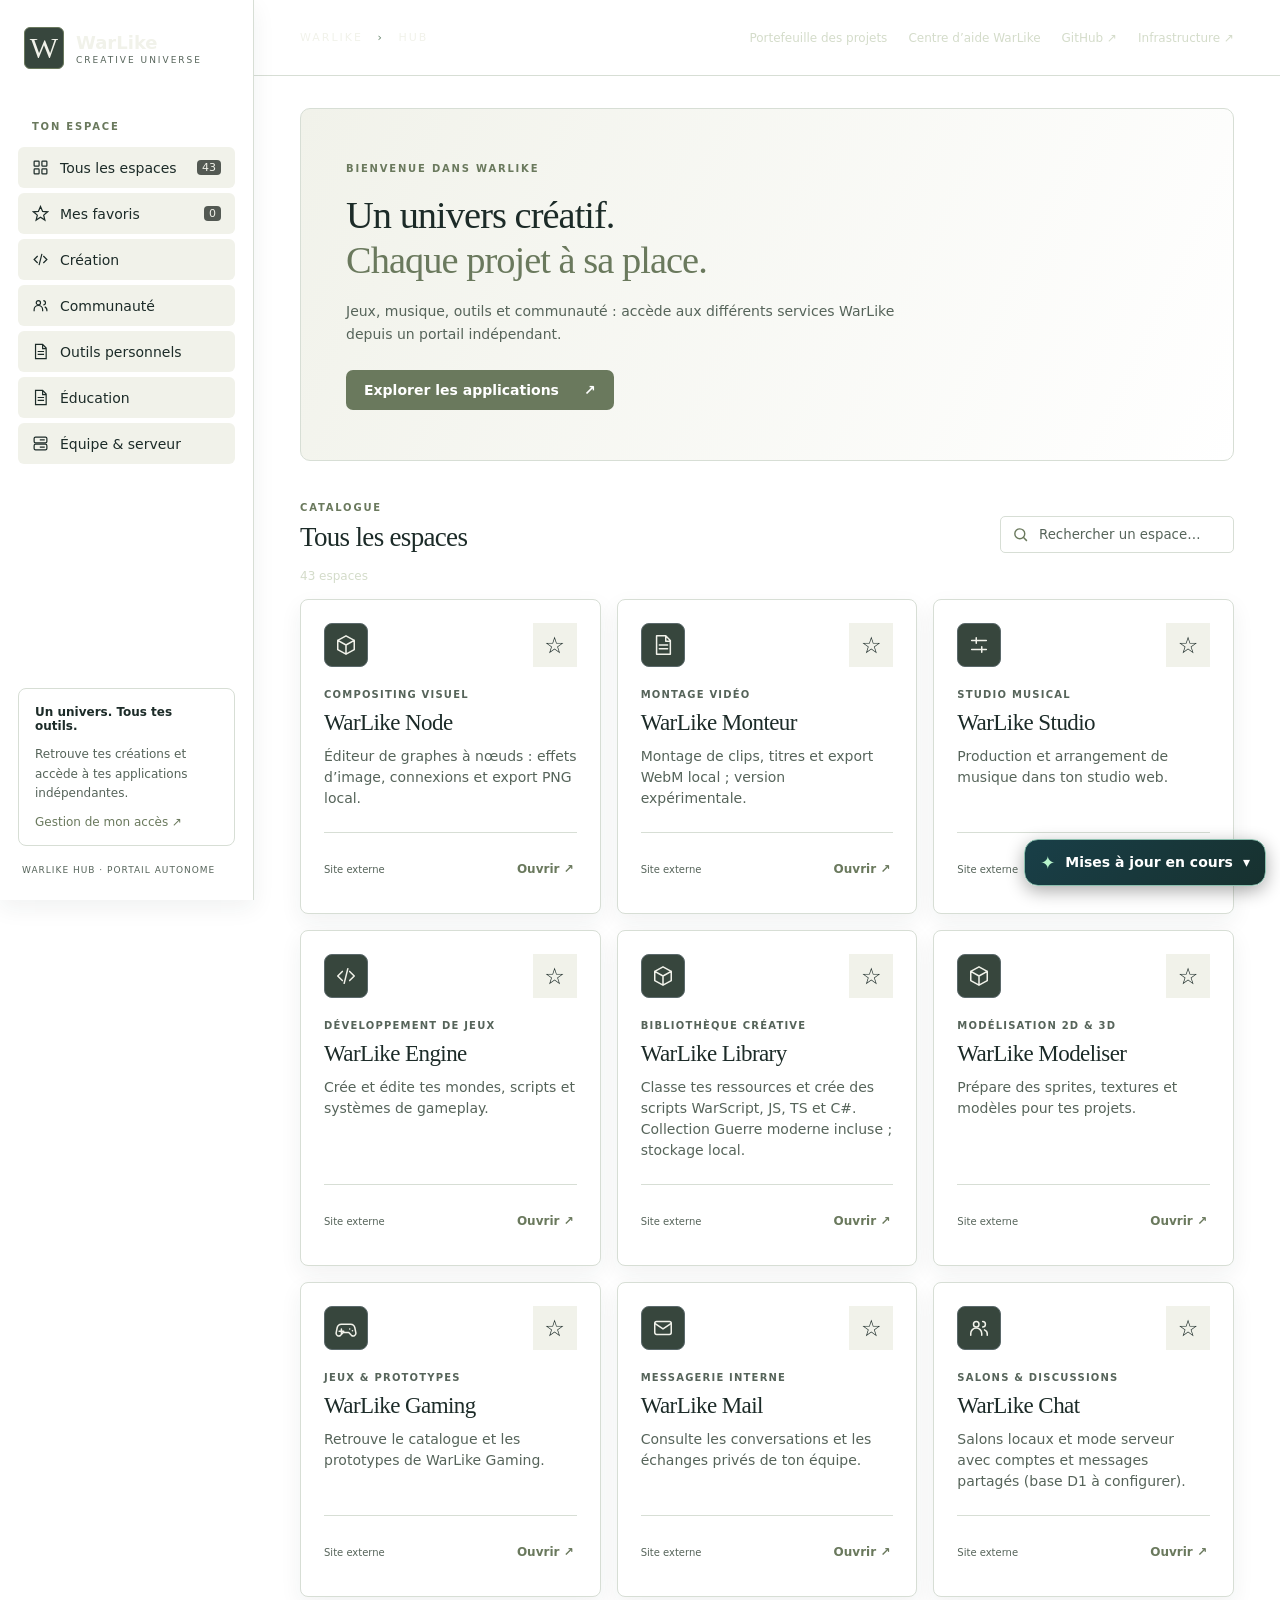
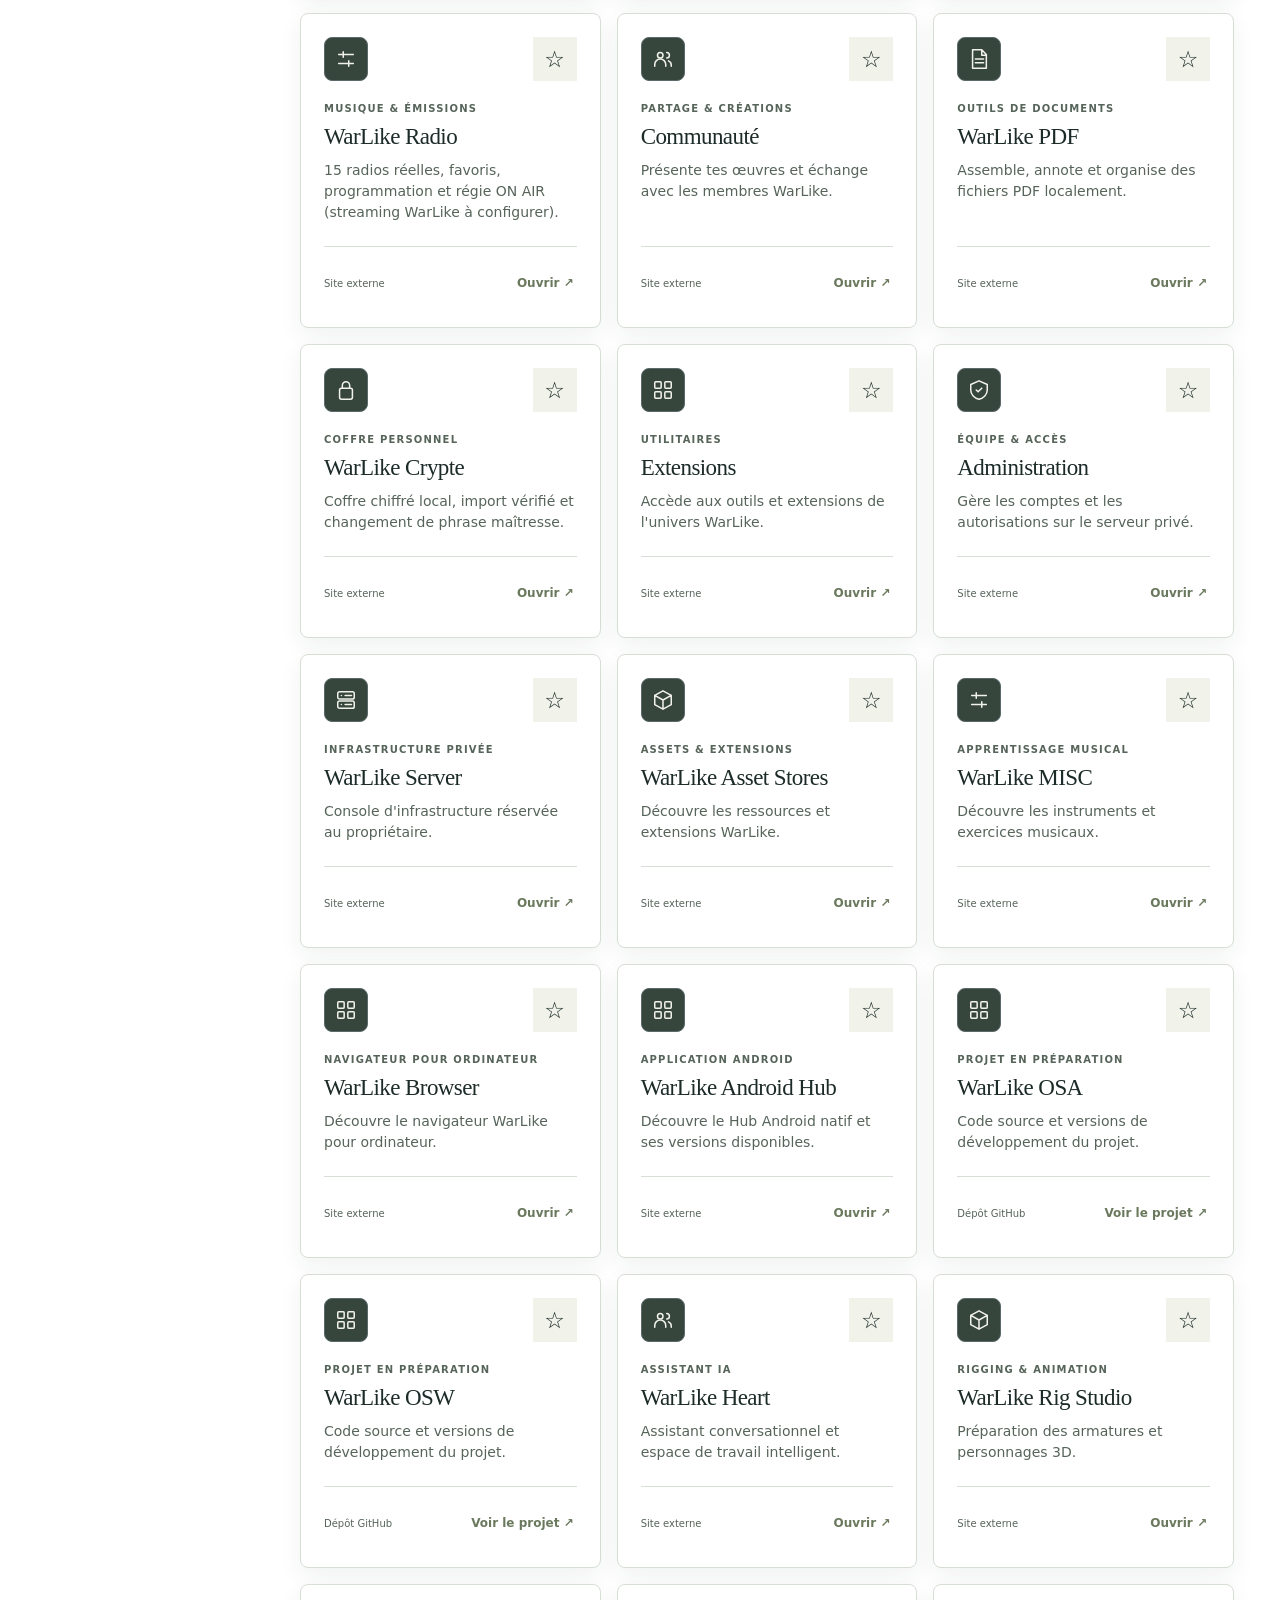
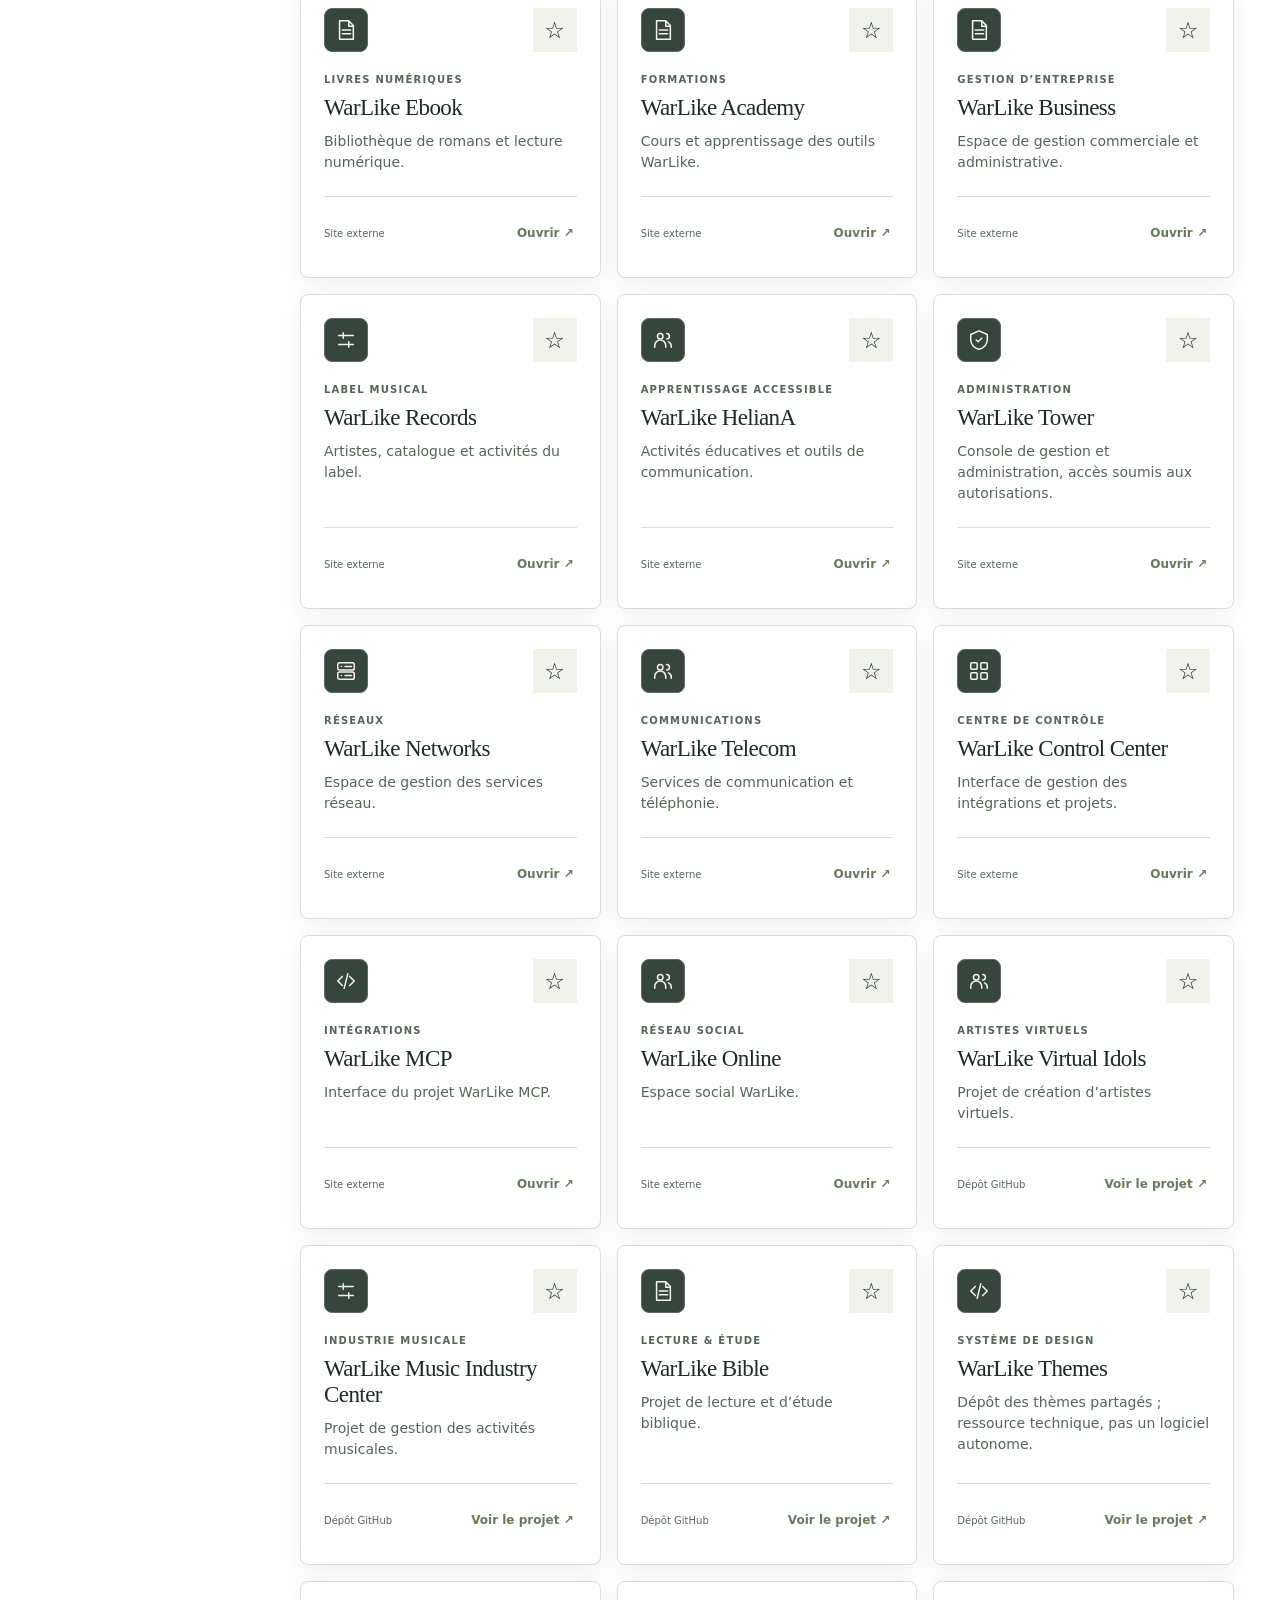
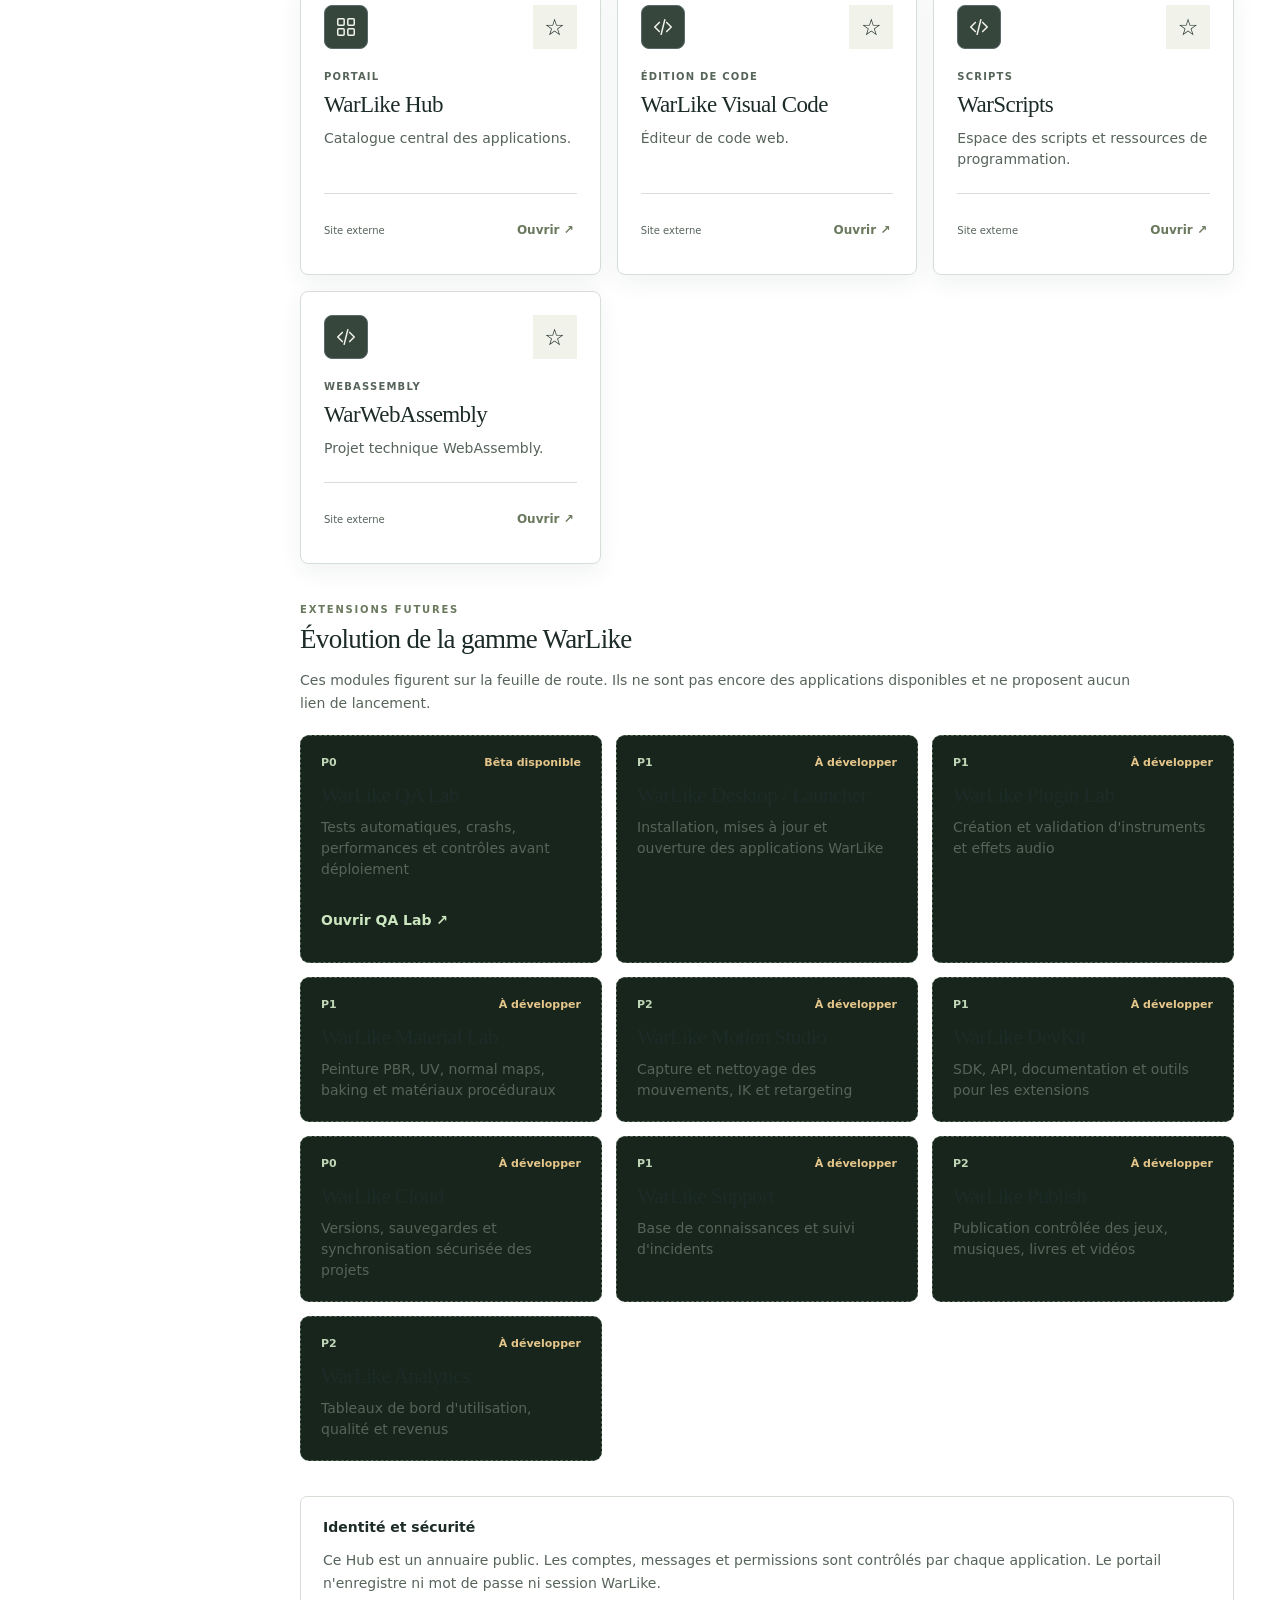
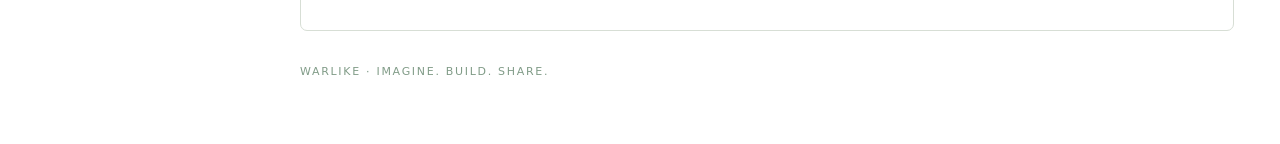
<file: index.html>
<!doctype html><html data-warlike-app="warlike-hub" lang="fr"><head><meta charset="utf-8"><meta name="viewport" content="width=device-width,initial-scale=1"><meta name="theme-color" content="#111b18"><title>WarLike Hub — Creative Universe</title><link rel="stylesheet" href="./style.css"><link rel="stylesheet" href="./design-system/warlike-palette.css"><link rel="stylesheet" href="./design-system/hub-theme.css">
<link rel="stylesheet" href="./design-system/warlike-foundation.css?v=1.1">
<link rel="stylesheet" href="./design-system/warlike-shell.css?v=1.1">
<link rel="stylesheet" href="./design-system/warlike-clean.css?v=1">
<link rel="stylesheet" href="./warlike-update-status.css"></head><body><details class="warlike-update-notice"><summary>Mises à jour en cours</summary><p>WarLike évolue : améliorations et nouvelles fonctionnalités. Vous pouvez continuer à utiliser cette application normalement.</p></details><div class="mobileHeader"><button id="menuToggle" class="menuToggle" type="button" aria-controls="sidebar" aria-expanded="false" aria-label="Ouvrir le menu"><span aria-hidden="true">☰</span><span>Menu</span></button><a href="./" class="mobileBrand" aria-label="WarLike Hub accueil">WARLIKE <span>HUB</span></a><a class="mobileExplore" href="#applications">Applications</a></div><div id="menuBackdrop" class="menuBackdrop" hidden></div><div class="layout"><aside class="side" id="sidebar"><a class="brand" href="./" aria-label="WarLike Hub accueil"><span class="mark">W</span><span><strong>WarLike</strong><small>CREATIVE UNIVERSE</small></span></a><div class="sideLabel">TON ESPACE</div><button class="sideClose" id="menuClose" type="button" aria-label="Fermer le menu">✕ Fermer</button><nav id="nav" class="nav" aria-label="Dossiers"></nav><div class="sideNote"><strong>Un univers. Tous tes outils.</strong><p>Retrouve tes créations et accède à tes applications indépendantes.</p><a href="https://warlike-server.pages.dev/connexion" target="_blank" rel="noopener noreferrer">Gestion de mon accès ↗</a></div><p class="footSide">WARLIKE HUB · PORTAIL AUTONOME</p></aside><main class="content"><header class="topbar"><div class="crumb">WARLIKE <span>›</span> HUB</div><div class="toplinks"><a href="./portefeuille.html">Portefeuille des projets</a><a href="./guide.html">Centre d’aide WarLike</a><a href="https://github.com/Motherlode94/WarLike-Hub" target="_blank" rel="noopener noreferrer">GitHub ↗</a><a href="https://warlike-server.pages.dev/serveur" target="_blank" rel="noopener noreferrer" title="Infrastructure réservée au propriétaire">Infrastructure ↗</a></div></header><div class="inner"><section class="hero"><span class="eyebrow">BIENVENUE DANS WARLIKE</span><h1>Un univers créatif.<br><em>Chaque projet à sa place.</em></h1><p>Jeux, musique, outils et communauté : accède aux différents services WarLike depuis un portail indépendant.</p><a class="primary" href="#applications">Explorer les applications <span aria-hidden="true">↗</span></a></section><section id="applications" class="directory"><div class="directoryHeading"><div><span class="eyebrow">CATALOGUE</span><h2 id="sectionTitle">Tous les espaces</h2></div><label class="search"><span class="sr">Rechercher un service</span><svg viewBox="0 0 24 24" aria-hidden="true"><circle cx="11" cy="11" r="7"/><path d="m16 16 5 5"/></svg><input id="search" type="search" placeholder="Rechercher un espace…"></label></div><div id="info" class="info"></div><div id="cards" class="cards"></div><div id="empty" class="empty" hidden>Aucune application ne correspond à ta recherche.</div></section><section id="warlike-roadmap" class="roadmap" aria-labelledby="roadmapTitle"><div class="directoryHeading"><div><span class="eyebrow">EXTENSIONS FUTURES</span><h2 id="roadmapTitle">Évolution de la gamme WarLike</h2></div></div><p class="roadmapIntro">Ces modules figurent sur la feuille de route. Ils ne sont pas encore des applications disponibles et ne proposent aucun lien de lancement.</p><div class="roadmapCards" data-roadmap-list></div></section><section class="notice"><strong>Identité et sécurité</strong><p>Ce Hub est un annuaire public. Les comptes, messages et permissions sont contrôlés par chaque application. Le portail n'enregistre ni mot de passe ni session WarLike.</p></section><footer>WARLIKE · IMAGINE. BUILD. SHARE.</footer></div></main></div><script type="module" src="./app.js"></script><script type="module" src="./roadmap.js"></script></body></html>
</file>
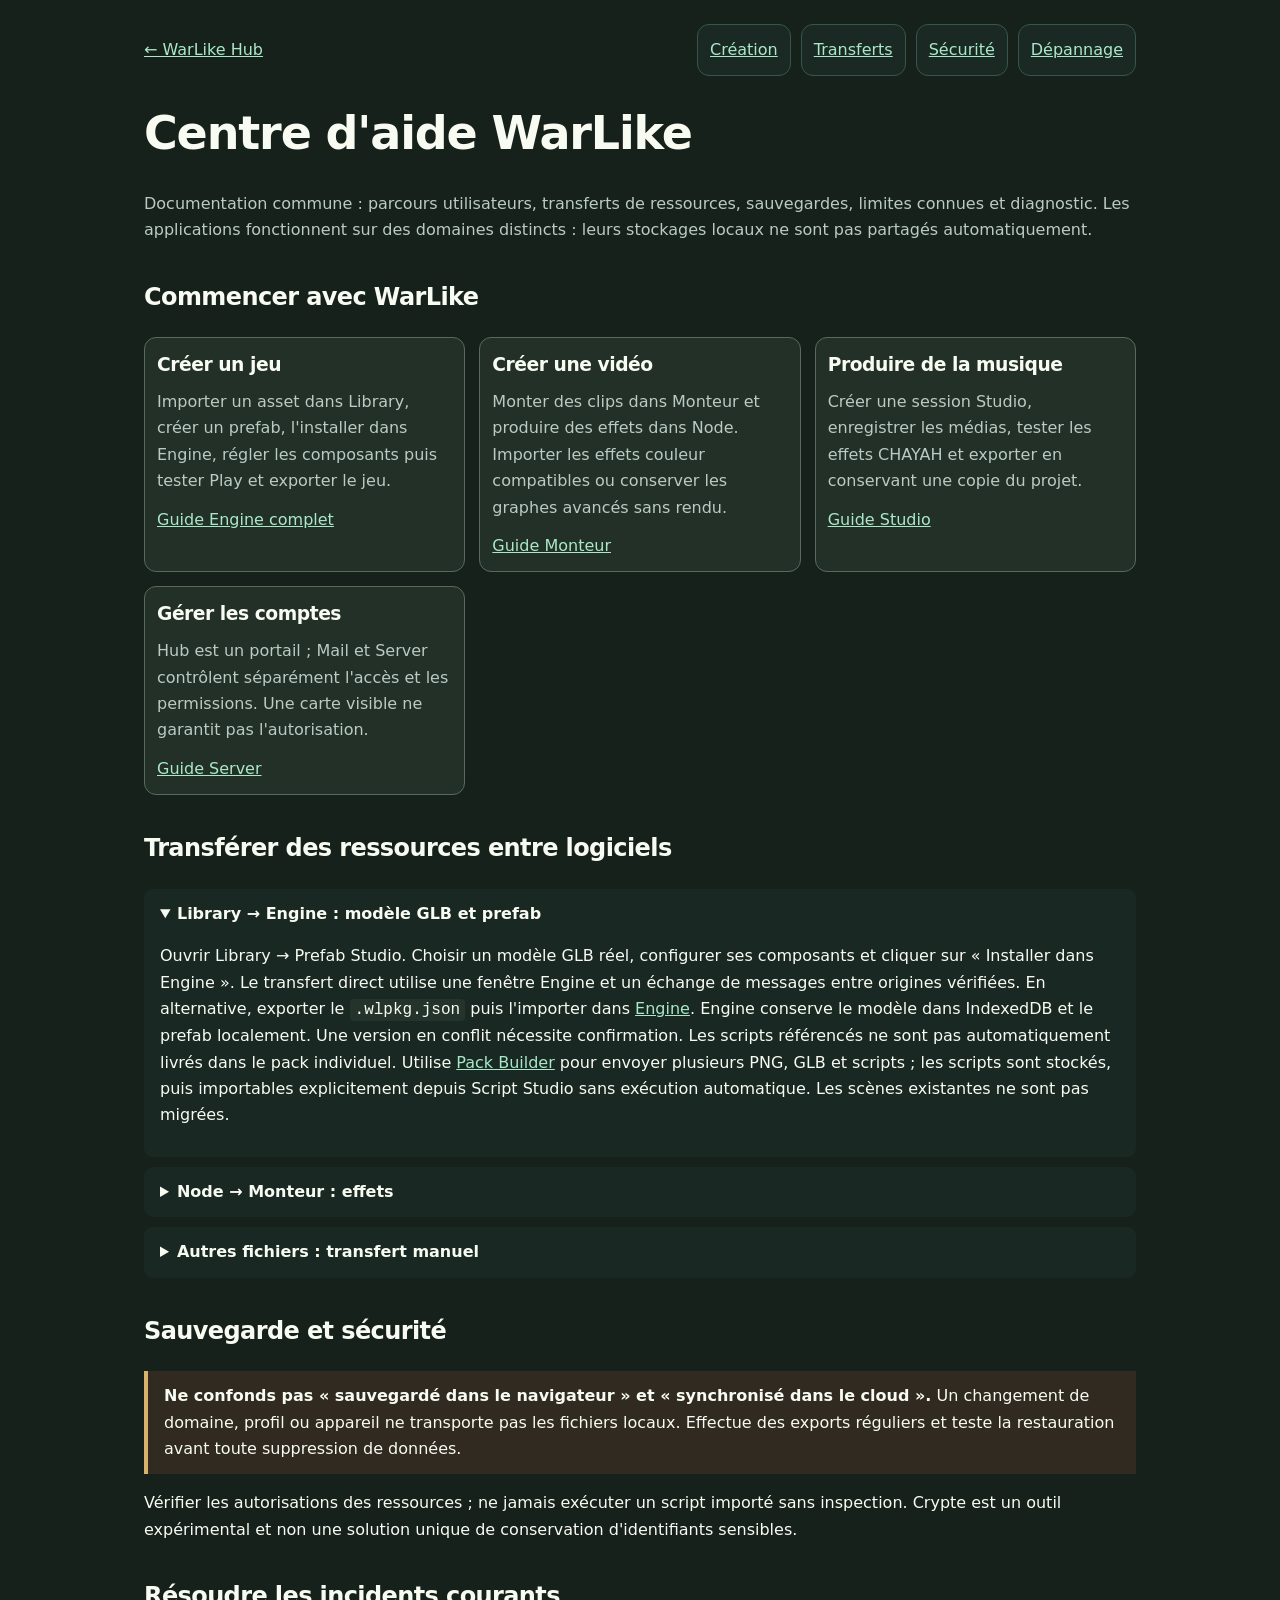
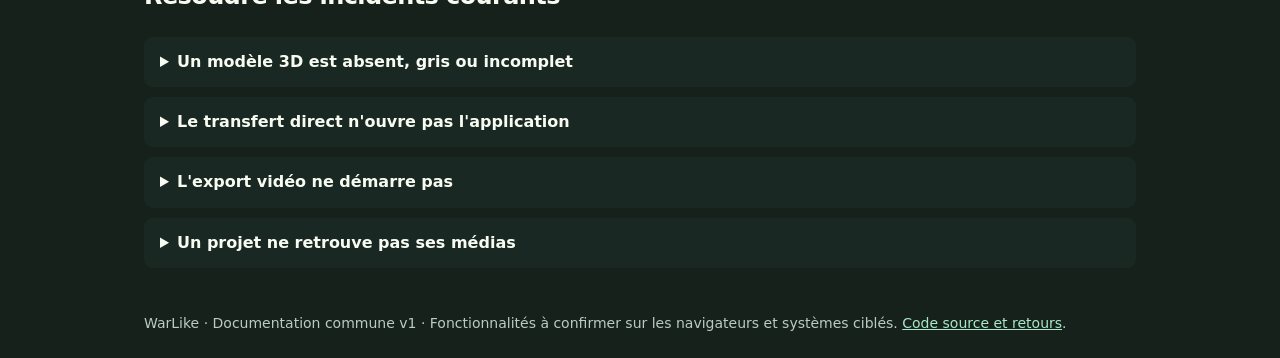
<file: guide.html>
<!doctype html>
<html data-warlike-app="warlike-hub" lang="fr"><head><meta charset="utf-8"><meta name="viewport" content="width=device-width,initial-scale=1"><meta name="theme-color" content="#111b18"><title>WarLike — Centre d'aide commun</title><style>
:root{font:16px/1.65 system-ui,sans-serif;color-scheme:dark;background:#101918;color:#eaf3ef}*{box-sizing:border-box}body{margin:0}main{max-width:1040px;margin:auto;padding:24px}a{color:#a9e9c8}a:focus-visible,summary:focus-visible{outline:3px solid #afffd2;outline-offset:3px}header{display:flex;align-items:center;justify-content:space-between;flex-wrap:wrap;gap:12px}h1{font-size:clamp(28px,5vw,46px);line-height:1.15}h2{margin-top:34px}.intro{color:#b9cbc3}nav{display:flex;gap:10px;flex-wrap:wrap}nav a,.card{border:1px solid #36564b;background:#1b2925;border-radius:12px;padding:12px}.grid{display:grid;grid-template-columns:repeat(auto-fit,minmax(245px,1fr));gap:14px}.card h3{margin:0 0 8px}.card p{margin:0 0 12px;color:#b9cbc3}.alert{border-left:4px solid #d9b36c;padding:12px 16px;background:#302a21}details{background:#1a2823;margin:10px 0;padding:12px 16px;border-radius:9px}summary{cursor:pointer;font-weight:700}code{background:#24342d;padding:2px 5px;border-radius:4px}footer{margin-top:44px;color:#b9cbc3;font-size:14px}@media(max-width:600px){main{padding:16px}}</style>
<link rel="stylesheet" href="./design-system/warlike-foundation.css?v=1.1">
<link rel="stylesheet" href="./design-system/warlike-shell.css?v=1.1">
</head>
<body><main><header><a href="./">← WarLike Hub</a><nav aria-label="Documentation"><a href="#creation">Création</a><a href="#transferts">Transferts</a><a href="#securite">Sécurité</a><a href="#depannage">Dépannage</a></nav></header>
<h1>Centre d'aide WarLike</h1><p class="intro">Documentation commune : parcours utilisateurs, transferts de ressources, sauvegardes, limites connues et diagnostic. Les applications fonctionnent sur des domaines distincts : leurs stockages locaux ne sont pas partagés automatiquement.</p>
<section id="creation"><h2>Commencer avec WarLike</h2><div class="grid">
<article class="card"><h3>Créer un jeu</h3><p>Importer un asset dans Library, créer un prefab, l'installer dans Engine, régler les composants puis tester Play et exporter le jeu.</p><a href="https://warlike-engine.pages.dev/docs/debuter-de-zero.html">Guide Engine complet</a></article>
<article class="card"><h3>Créer une vidéo</h3><p>Monter des clips dans Monteur et produire des effets dans Node. Importer les effets couleur compatibles ou conserver les graphes avancés sans rendu.</p><a href="https://github.com/Motherlode94/WarLike-Monteur#readme">Guide Monteur</a></article>
<article class="card"><h3>Produire de la musique</h3><p>Créer une session Studio, enregistrer les médias, tester les effets CHAYAH et exporter en conservant une copie du projet.</p><a href="https://github.com/Motherlode94/WarLike-Studio#readme">Guide Studio</a></article>
<article class="card"><h3>Gérer les comptes</h3><p>Hub est un portail ; Mail et Server contrôlent séparément l'accès et les permissions. Une carte visible ne garantit pas l'autorisation.</p><a href="https://github.com/Motherlode94/WarLike-Server#readme">Guide Server</a></article></div></section>
<section id="transferts"><h2>Transférer des ressources entre logiciels</h2>
<details open><summary>Library → Engine : modèle GLB et prefab</summary><p>Ouvrir Library → Prefab Studio. Choisir un modèle GLB réel, configurer ses composants et cliquer sur « Installer dans Engine ». Le transfert direct utilise une fenêtre Engine et un échange de messages entre origines vérifiées. En alternative, exporter le <code>.wlpkg.json</code> puis l'importer dans <a href="https://warlike-engine.pages.dev/asset-store/library-import.html">Engine</a>. Engine conserve le modèle dans IndexedDB et le prefab localement. Une version en conflit nécessite confirmation. Les scripts référencés ne sont pas automatiquement livrés dans le pack individuel. Utilise <a href="https://warlike-library.pages.dev/pack-builder.html">Pack Builder</a> pour envoyer plusieurs PNG, GLB et scripts ; les scripts sont stockés, puis importables explicitement depuis Script Studio sans exécution automatique. Les scènes existantes ne sont pas migrées.</p></details>
<details><summary>Node → Monteur : effets</summary><p>Choisir « Envoyer à Monteur » dans Node puis sélectionner un clip dans Monteur pour recevoir le graphe. Le format <code>warlike-node-effect</code> version 1 conserve les nœuds, connexions, masques et animations. Monteur calcule via Canvas2D les graphes à source média unique : corrections couleur, masques, détourage chroma, flou, fusion de couches, RGB et keyframes. Les graphes avec plusieurs sources indépendantes restent conservés mais leur rendu et export sont refusés.</p></details>
<details><summary>Autres fichiers : transfert manuel</summary><p>Exporter un fichier depuis sa source puis l'importer dans l'application cible. Aucun espace de stockage commun entre domaines n'est garanti. Préférer les formats PNG, GLB auto-contenu, WAV, MIDI, WebM et les JSON WarLike versionnés selon le logiciel. Toujours vérifier les licences et conserver les médias originaux : plusieurs projets JSON mémorisent les références mais pas les octets.</p></details>
</section><section id="securite"><h2>Sauvegarde et sécurité</h2><div class="alert"><strong>Ne confonds pas « sauvegardé dans le navigateur » et « synchronisé dans le cloud ».</strong> Un changement de domaine, profil ou appareil ne transporte pas les fichiers locaux. Effectue des exports réguliers et teste la restauration avant toute suppression de données.</div><p>Vérifier les autorisations des ressources ; ne jamais exécuter un script importé sans inspection. Crypte est un outil expérimental et non une solution unique de conservation d'identifiants sensibles.</p></section>
<section id="depannage"><h2>Résoudre les incidents courants</h2>
<details><summary>Un modèle 3D est absent, gris ou incomplet</summary><p>Vérifier que le GLB est au format 2.0, contient des maillages et embarque ses textures/buffers. Les dépendances externes sont refusées par l'import de prefabs Engine. Contrôler WebGL et les noms exacts des pièces articulées.</p></details>
<details><summary>Le transfert direct n'ouvre pas l'application</summary><p>Autoriser l'ouverture explicite de la fenêtre pour le domaine WarLike concerné. Vérifier la disponibilité des deux sites et les erreurs affichées. Utiliser l'export/import manuel si le transfert direct échoue ; aucun fichier n'est transmis à un serveur central.</p></details>
<details><summary>L'export vidéo ne démarre pas</summary><p>Vérifier la présence de médias locaux, la compatibilité WebM/MediaRecorder et les graphes Node. Les graphes à plusieurs sources indépendantes ou nœuds non reconnus sont refusés avant export.</p></details>
<details><summary>Un projet ne retrouve pas ses médias</summary><p>Réimporter les fichiers sources avant le projet JSON, lorsque le logiciel fonctionne par références. Vérifier que les noms, tailles et formats correspondent.</p></details></section>
<footer>WarLike · Documentation commune v1 · Fonctionnalités à confirmer sur les navigateurs et systèmes ciblés. <a href="https://github.com/Motherlode94/WarLike-Hub">Code source et retours</a>.</footer></main></body></html>
</file>
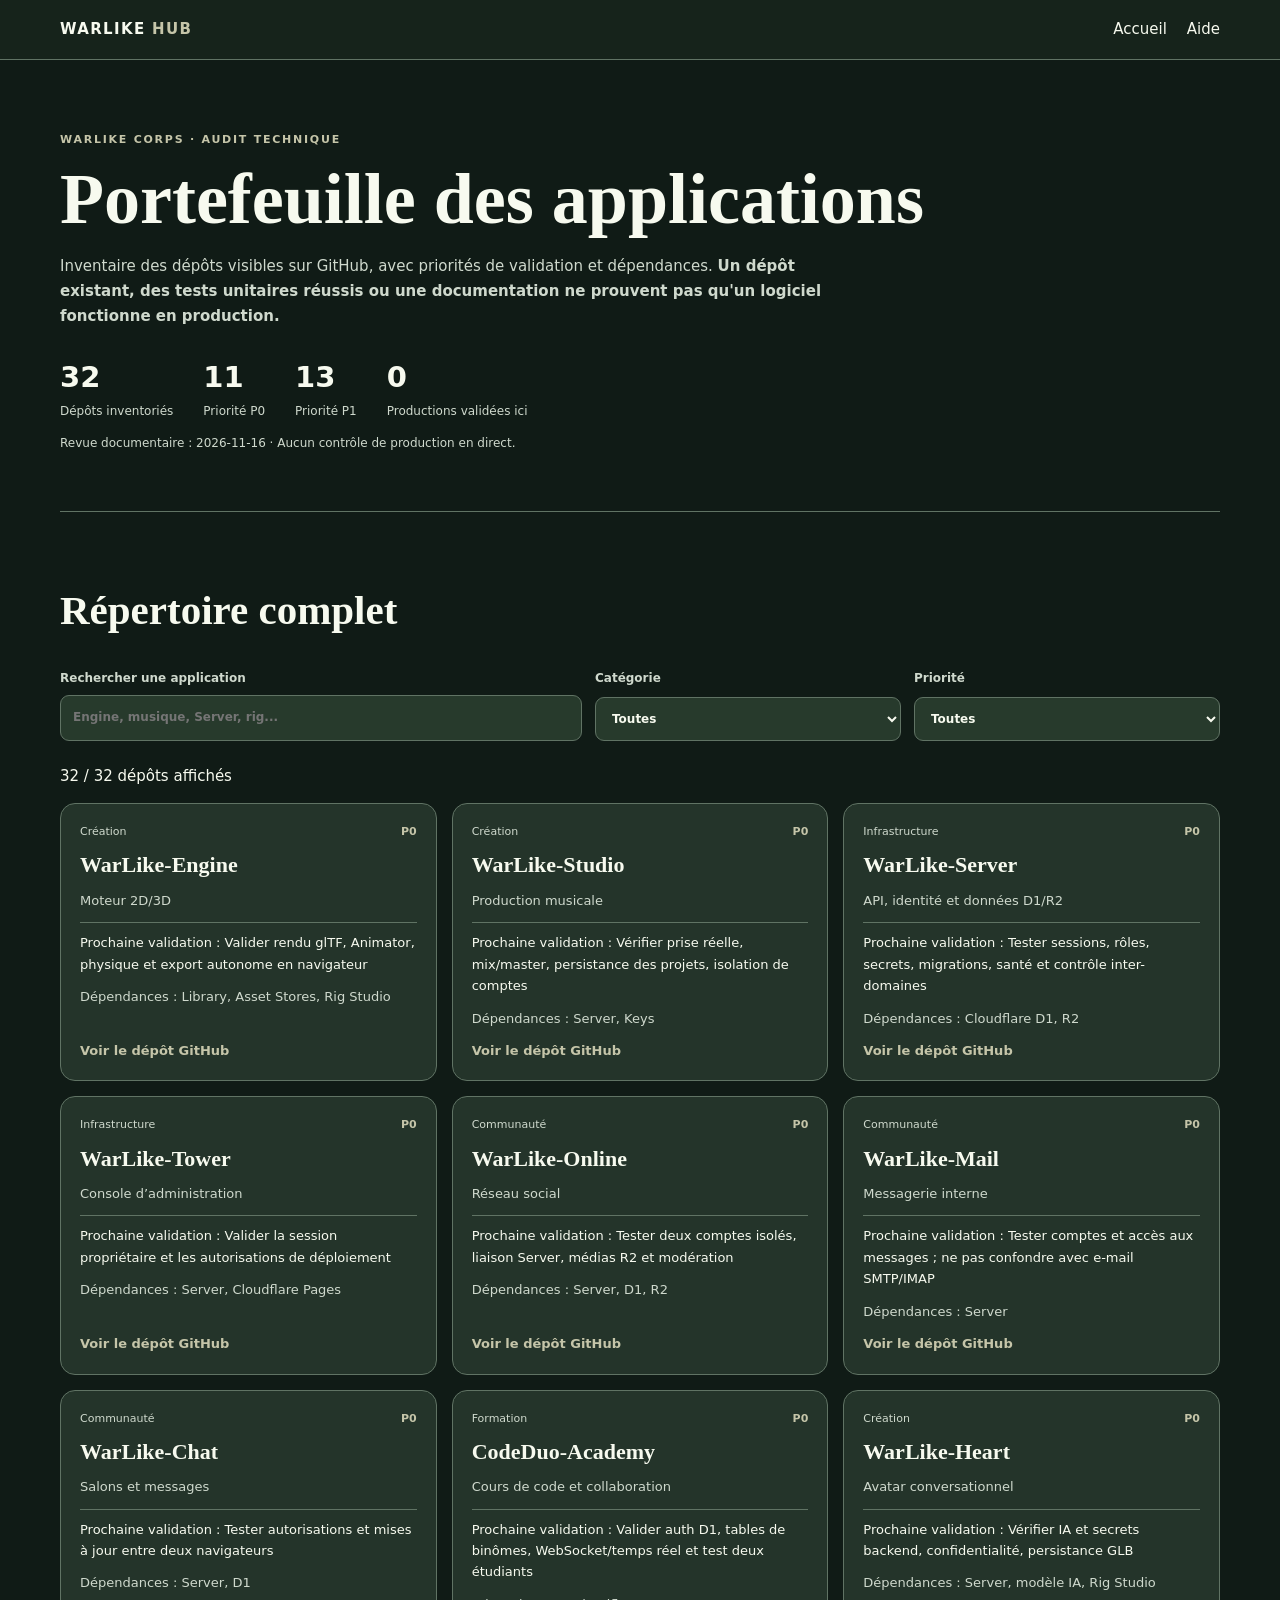
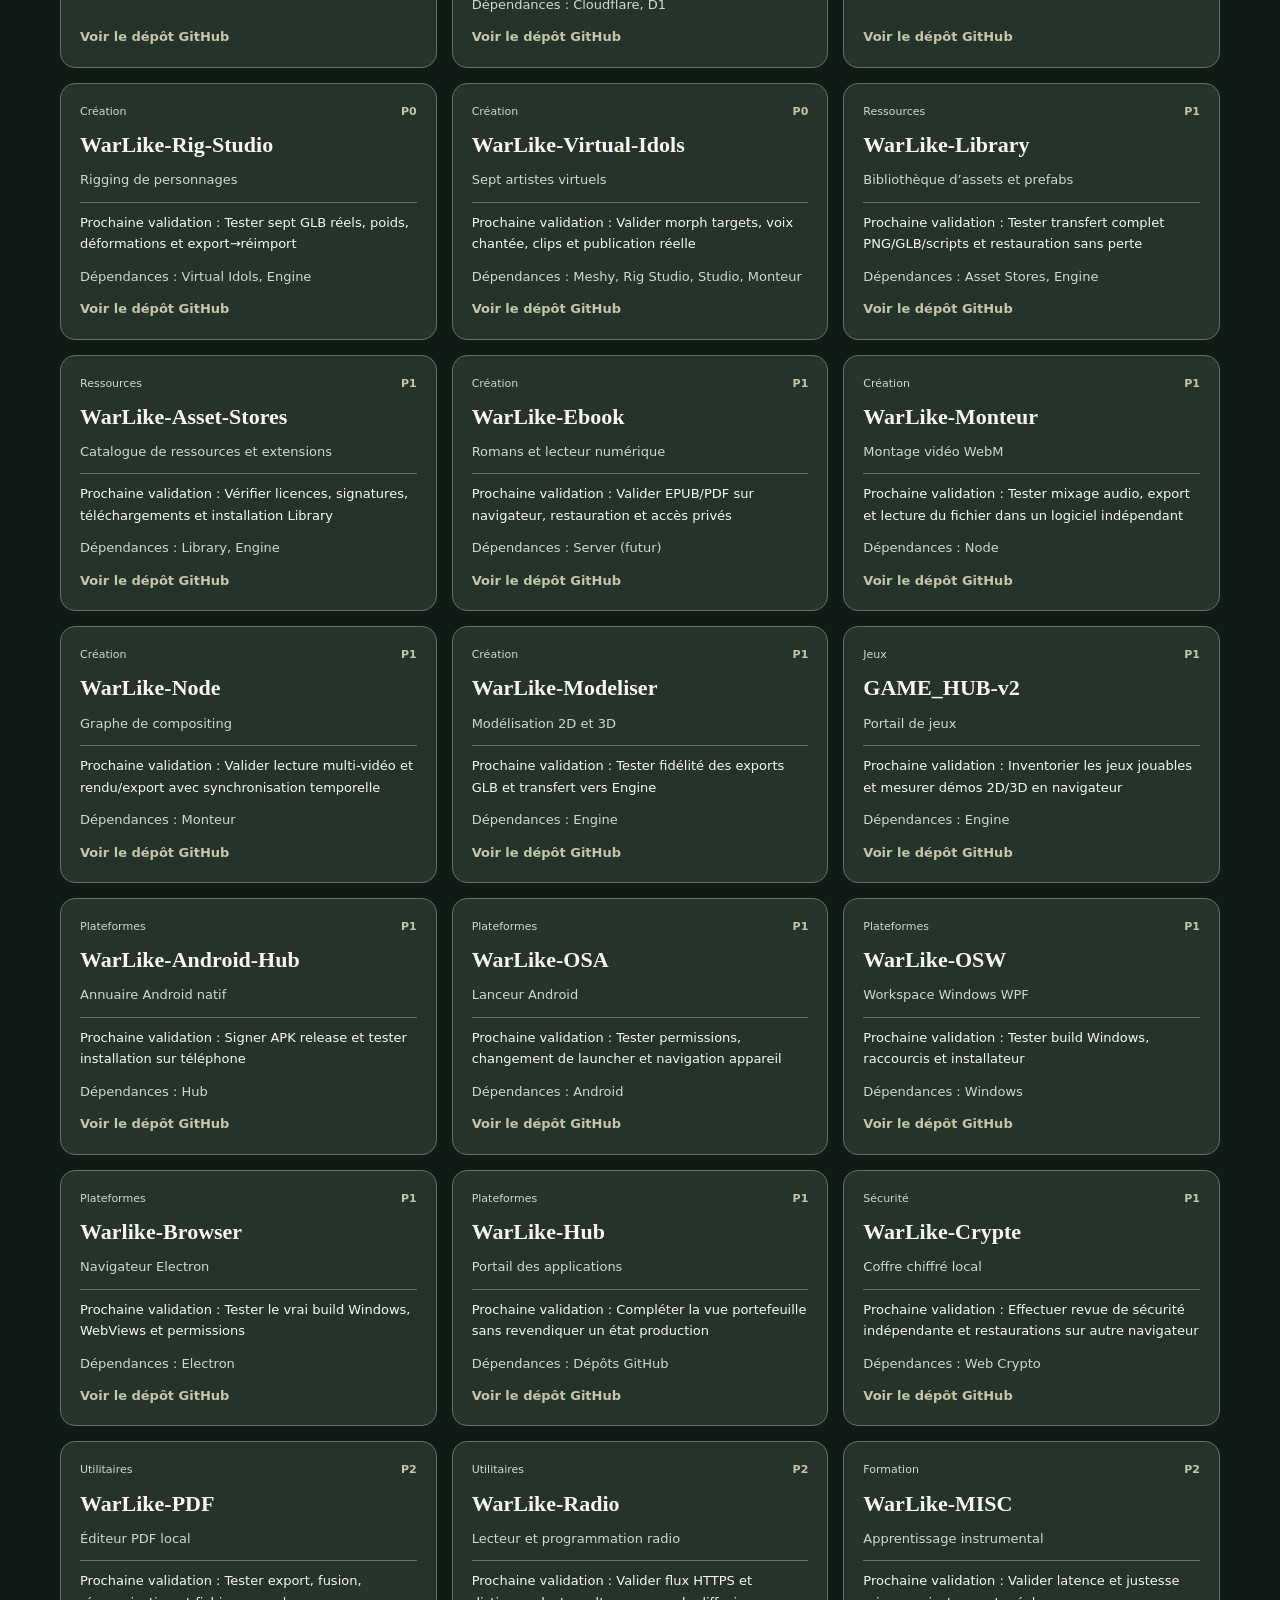
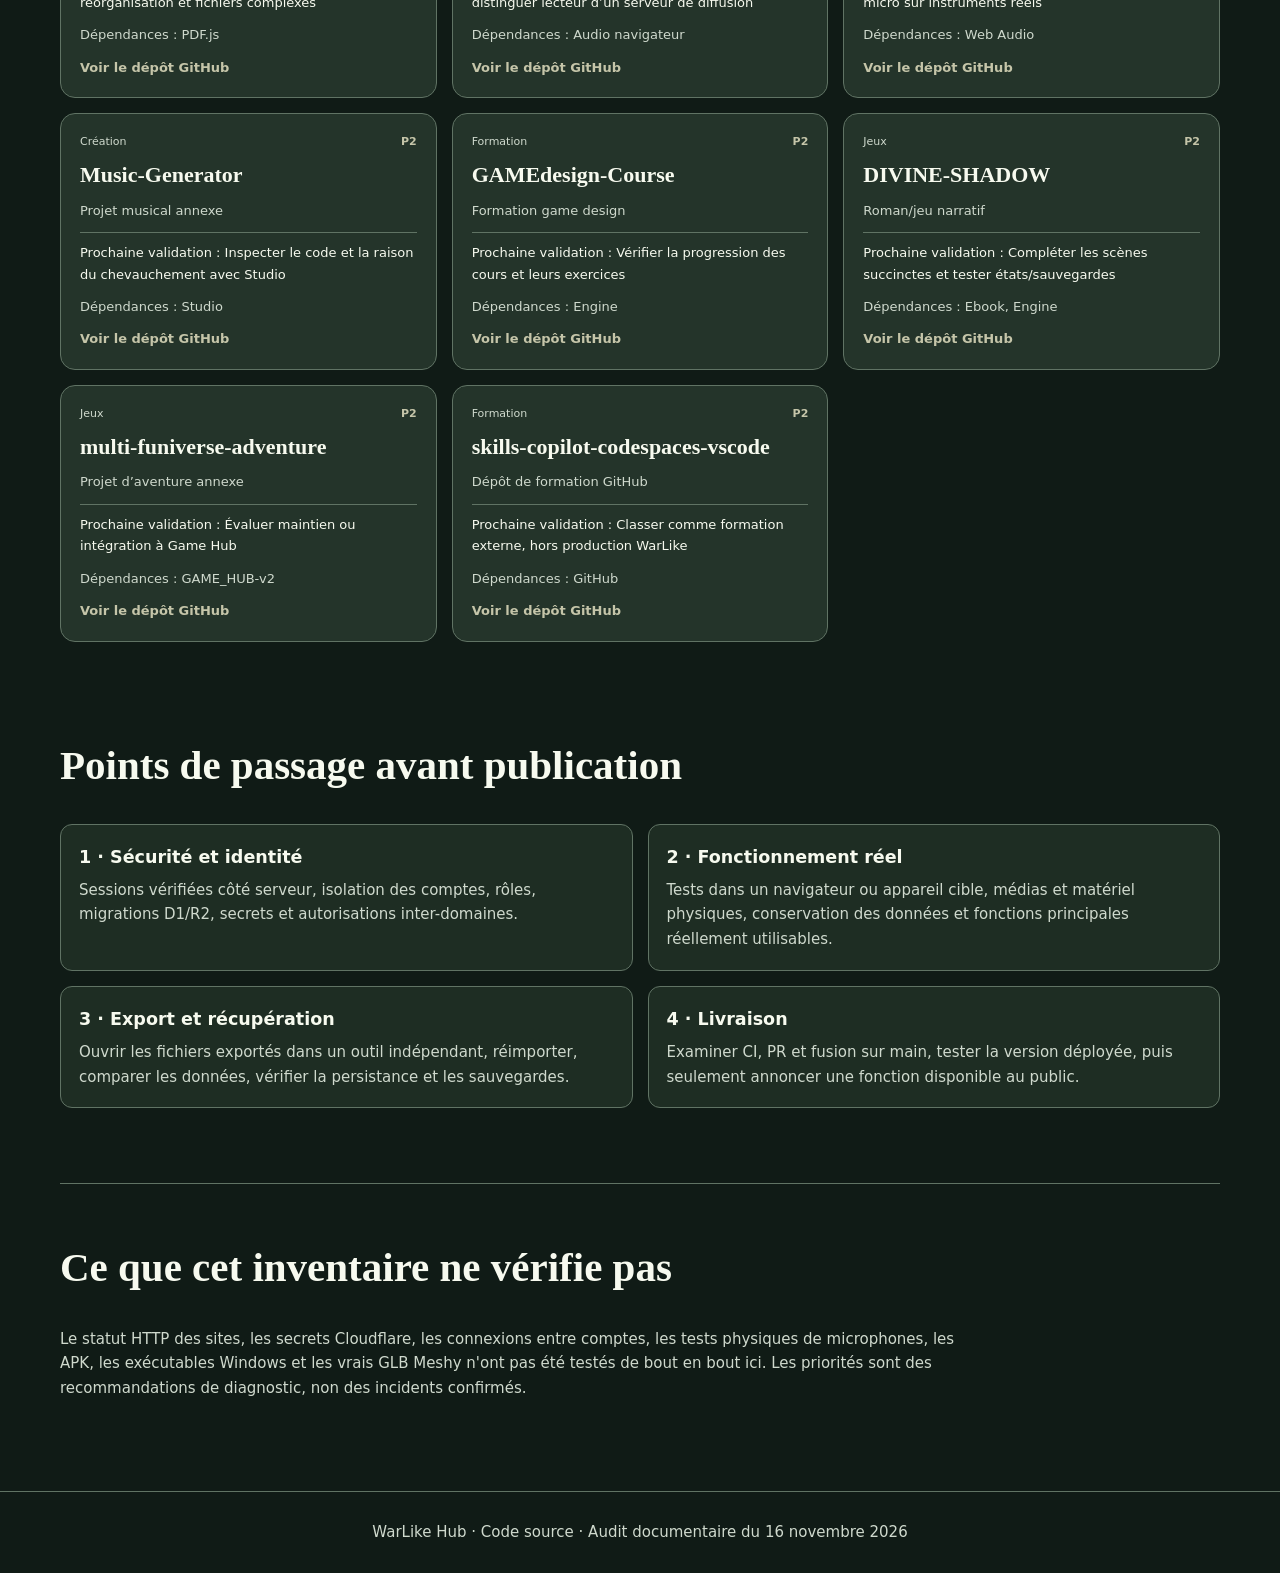
<file: portefeuille.html>
<!doctype html><html lang="fr" data-warlike-app="warlike-hub">
<head><meta charset="utf-8"><meta name="viewport" content="width=device-width,initial-scale=1"><meta name="theme-color" content="#111b18"><meta name="description" content="Audit du portefeuille de 32 dépôts WarLike et projets associés."><title>Portefeuille WarLike — État des applications</title><link rel="stylesheet" href="./portfolio/portfolio.css"></head>
<body><a class="skip" href="#main">Accéder au portefeuille</a><header><a class="brand" href="./index.html">WARLIKE <span>HUB</span></a><nav aria-label="Navigation"><a href="./index.html">Accueil</a><a href="./guide.html">Aide</a></nav></header>
<main id="main"><section class="hero"><p class="eyebrow">WARLIKE CORPS · AUDIT TECHNIQUE</p><h1>Portefeuille des applications</h1><p>Inventaire des dépôts visibles sur GitHub, avec priorités de validation et dépendances. <strong>Un dépôt existant, des tests unitaires réussis ou une documentation ne prouvent pas qu'un logiciel fonctionne en production.</strong></p><div class="stats" id="stats" aria-live="polite"></div><p class="updated" id="updated"></p></section>
<section class="content"><h2>Répertoire complet</h2><div class="filters"><label>Rechercher une application<input id="query" type="search" placeholder="Engine, musique, Server, rig..."></label><label>Catégorie<select id="category"><option value="all">Toutes</option><option value="creation">Création</option><option value="infra">Infrastructure</option><option value="assets">Assets</option><option value="community">Communauté</option><option value="games">Jeux</option><option value="education">Éducation</option><option value="platform">Plateformes</option><option value="security">Sécurité</option><option value="utility">Utilitaires</option></select></label><label>Priorité<select id="priority"><option value="all">Toutes</option><option value="P0">P0 — Critique</option><option value="P1">P1 — Élevée</option><option value="P2">P2 — Planifiée</option></select></label></div><p id="resultCount" role="status"></p><div class="cards" id="cards" aria-live="polite"></div></section>
<section class="content"><h2>Points de passage avant publication</h2><div class="gates"><article><h3>1 · Sécurité et identité</h3><p>Sessions vérifiées côté serveur, isolation des comptes, rôles, migrations D1/R2, secrets et autorisations inter-domaines.</p></article><article><h3>2 · Fonctionnement réel</h3><p>Tests dans un navigateur ou appareil cible, médias et matériel physiques, conservation des données et fonctions principales réellement utilisables.</p></article><article><h3>3 · Export et récupération</h3><p>Ouvrir les fichiers exportés dans un outil indépendant, réimporter, comparer les données, vérifier la persistance et les sauvegardes.</p></article><article><h3>4 · Livraison</h3><p>Examiner CI, PR et fusion sur main, tester la version déployée, puis seulement annoncer une fonction disponible au public.</p></article></div></section>
<section class="disclaimer"><h2>Ce que cet inventaire ne vérifie pas</h2><p>Le statut HTTP des sites, les secrets Cloudflare, les connexions entre comptes, les tests physiques de microphones, les APK, les exécutables Windows et les vrais GLB Meshy n'ont pas été testés de bout en bout ici. Les priorités sont des recommandations de diagnostic, non des incidents confirmés.</p></section></main>
<footer><a href="https://github.com/Motherlode94/WarLike-Hub">WarLike Hub · Code source</a> · Audit documentaire du 16 novembre 2026</footer><script type="module" src="./portfolio/portfolio.js"></script></body></html>
</file>
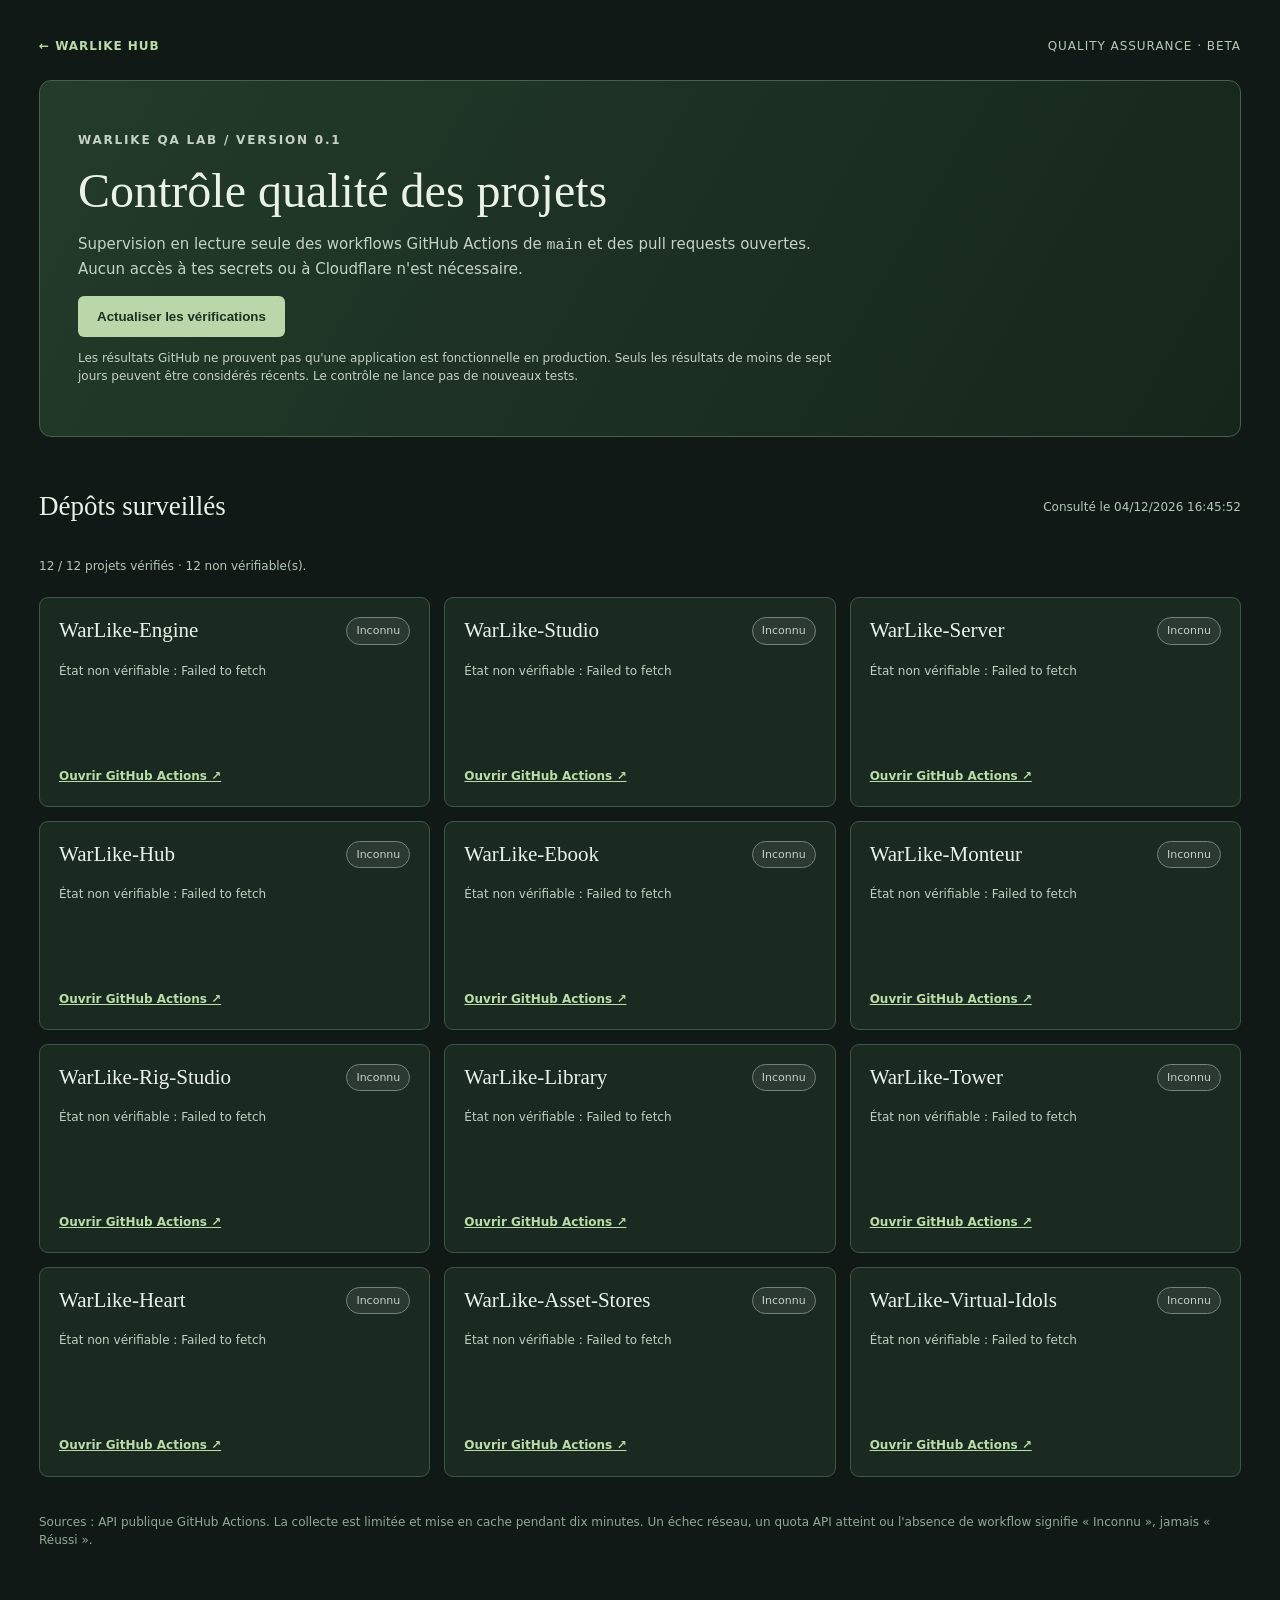
<file: qa-lab.html>
<!doctype html>
<html lang="fr"><head><meta charset="utf-8"><meta name="viewport" content="width=device-width,initial-scale=1">
<meta name="referrer" content="no-referrer"><title>WarLike QA Lab — Qualité des projets</title>
<link rel="stylesheet" href="./qa-lab.css">
<link rel="stylesheet" href="./design-system/warlike-foundation.css?v=1.1">
</head><body><main class="wrap">
<header class="top"><a href="./index.html">← WARLIKE HUB</a><span>QUALITY ASSURANCE · BETA</span></header>
<section class="hero"><p class="eyebrow">WARLIKE QA LAB / VERSION 0.1</p><h1>Contrôle qualité des projets</h1>
<p>Supervision en lecture seule des workflows GitHub Actions de <code>main</code> et des pull requests ouvertes. Aucun accès à tes secrets ou à Cloudflare n'est nécessaire.</p>
<button id="refresh" type="button">Actualiser les vérifications</button>
<p class="disclaimer">Les résultats GitHub ne prouvent pas qu'une application est fonctionnelle en production. Seuls les résultats de moins de sept jours peuvent être considérés récents. Le contrôle ne lance pas de nouveaux tests.</p></section>
<section aria-labelledby="status-heading"><div class="heading"><h2 id="status-heading">Dépôts surveillés</h2><span id="stamp">Non actualisé</span></div>
<p id="notice" role="status" aria-live="polite">Chargement des états publics GitHub…</p>
<div id="projects" class="projects"></div></section>
<footer><p>Sources : API publique GitHub Actions. La collecte est limitée et mise en cache pendant dix minutes. Un échec réseau, un quota API atteint ou l'absence de workflow signifie « Inconnu », jamais « Réussi ».</p></footer>
</main><script type="module" src="./qa-lab.js"></script></body></html>
</file>
<file: style.css>
:root{font:14px system-ui,Inter,'Segoe UI',sans-serif;color:#e5eae3;background:#101915}*{box-sizing:border-box}html{scroll-behavior:smooth}body{margin:0}a{color:inherit;text-decoration:none}a:hover{text-decoration:none}.layout{display:grid;grid-template-columns:254px minmax(0,1fr);min-height:100vh}.side{background:#121d18;border-right:1px solid #344138;padding:25px 18px;display:flex;flex-direction:column;position:sticky;top:0;height:100vh}.brand{display:flex;gap:12px;align-items:center;margin:2px 6px 52px}.mark{width:40px;height:42px;display:grid;place-items:center;border:1px solid #8ba579;background:#283b2b;color:#dbefcb;border-radius:6px;font:30px Georgia}.brand strong{font-size:18px}.brand small{display:block;margin-top:2px;font-size:9px;letter-spacing:2px;color:#8daa96}.sideLabel,.eyebrow{color:#98b99a;font-weight:700;letter-spacing:1.8px;font-size:10px}.sideLabel{padding:0 14px;margin-bottom:15px}.nav{display:grid;gap:5px}.nav button{border:0;color:#b8c7bd;font:inherit;background:none;text-align:left;display:flex;align-items:center;gap:11px;padding:12px 14px;border-radius:6px;cursor:pointer}.nav button:hover,.nav button[aria-current="true"]{background:#2b4133;color:#eef7e8}.nav button svg{width:17px;height:17px;stroke:currentColor;fill:none;stroke-width:1.7}.nav button span{margin-left:auto;background:#36533c;border-radius:4px;padding:1px 5px;font-size:11px}.sideNote{margin-top:auto;background:#213226;border:1px solid #374d3d;padding:16px;border-radius:8px;font-size:12px}.sideNote p{color:#a8bdad;line-height:1.6}.sideNote a{color:#b7dbb0}.footSide{font-size:9px;letter-spacing:1px;color:#60786a;margin:19px 4px 0}.content{min-width:0}.topbar{height:76px;display:flex;align-items:center;justify-content:space-between;gap:12px;padding:0 46px;border-bottom:1px solid #2f4036;background:#111c17}.crumb{font-size:11px;letter-spacing:2px;color:#d9eedb}.crumb span{margin:0 9px;color:#6a876f}.toplinks{display:flex;gap:21px;font-size:12px;color:#bbd0c2}.toplinks a:hover{color:#e8fbe1}.inner{max-width:1600px;margin:auto;padding:32px 46px}.hero{background:radial-gradient(ellipse at 84% 14%,#39503c80,transparent 55%),linear-gradient(110deg,#243628,#16271e);border:1px solid #405447;border-radius:10px;padding:50px 45px;margin-bottom:37px;min-height:292px}.hero h1{font:clamp(32px,3vw,53px)/1.16 Georgia,serif;margin:18px 0}.hero em{color:#a6ca94;font-style:normal}.hero p{max-width:570px;color:#bbcfbe;line-height:1.65}.primary{display:inline-flex;background:#b3d1a6;color:#18301d;font-weight:700;padding:12px 18px;border-radius:5px;margin-top:10px;gap:25px}.primary:hover{background:#cbeabb}.directoryHeading{display:flex;justify-content:space-between;gap:18px;align-items:end}.directoryHeading h2{font:27px Georgia;margin:8px 0 0}.search{display:flex;align-items:center;gap:8px;border:1px solid #536758;border-radius:5px;background:#1c2a21;padding:9px 11px}.search svg{width:17px;height:17px;stroke:#a3b4a8;stroke-width:2;fill:none}.search input{border:0;outline:0;background:transparent;color:#e4ede5;min-width:185px}.search input::placeholder{color:#97aa9a}.info{color:#91ae97;font-size:12px;padding:16px 0}.cards{display:grid;grid-template-columns:repeat(3,minmax(0,1fr));gap:16px}.card{display:flex;flex-direction:column;padding:23px;min-height:255px;background:#1b2920;border:1px solid #3b5140;border-radius:8px;transition:transform .14s,border-color .14s}.card:hover{transform:translateY(-2px);border-color:#799c72}.cardTop{display:flex;justify-content:space-between}.appIcon{width:44px;height:44px;padding:10px;border:1px solid #617a69;border-radius:8px;color:#c0dab9;background:#2c4733}.appIcon svg{width:100%;height:100%;stroke:currentColor;stroke-width:1.65;stroke-linecap:round;stroke-linejoin:round;fill:none}.fav{border:0;background:none;color:#a0b19f;font-size:23px;cursor:pointer}.fav[aria-pressed="true"]{color:#e4bf71}.tag{font-size:10px;letter-spacing:1.2px;color:#96b09d;font-weight:700;margin-top:22px}.card h3{margin:10px 0;font:23px Georgia}.card p{margin:0 0 23px;color:#b7c8b7;line-height:1.5;flex:1}.cardFoot{border-top:1px solid #405443;padding-top:15px;display:flex;justify-content:space-between;align-items:center;font-size:12px}.cardFoot a{color:#c9eabf;font-weight:700}.cardFoot small{color:#a8bbaa}.empty,.notice{padding:22px;background:#1c2d21;border:1px solid #415749;border-radius:7px;color:#bccdbf}.notice{margin-top:35px}.notice p{max-width:900px;line-height:1.6}.inner>footer{padding:34px 0;color:#819c88;font-size:11px;letter-spacing:1.7px}.sr{position:absolute;width:1px;height:1px;overflow:hidden;clip:rect(0,0,0,0)}button:focus-visible,a:focus-visible,input:focus-visible{outline:2px solid #bde4a9;outline-offset:3px}@media(max-width:1250px){.cards{grid-template-columns:repeat(2,minmax(0,1fr))}}@media(max-width:850px){.layout{grid-template-columns:1fr}.side{position:static;height:auto;padding:15px}.brand{margin:0 0 18px}.nav{display:flex;gap:3px;overflow:auto}.nav button{white-space:nowrap}.sideLabel,.sideNote,.footSide{display:none}.topbar{padding:0 18px}.inner{padding:24px 18px}.hero{padding:28px 24px}.cards{grid-template-columns:repeat(2,minmax(0,1fr))}}@media(max-width:570px){.cards{grid-template-columns:1fr}.directoryHeading{align-items:stretch;flex-direction:column}.search input{width:100%}.topbar{height:auto;min-height:60px;padding:12px}.toplinks{gap:10px;font-size:11px}.hero{min-height:auto}.card{min-height:230px}}
/* Mobile navigation, responsive catalog and safe-area support */
.mobileHeader,.sideClose,.menuBackdrop{display:none}
body{overflow-x:hidden}
.card,.directory,.hero,.topbar{min-width:0}
.card h3,.card p{overflow-wrap:anywhere}
.cardFoot a{display:inline-flex;align-items:center;justify-content:center;min-height:42px;padding:8px 3px}
.fav{min-width:44px;min-height:44px;display:grid;place-items:center}
@media(max-width:850px){
 .layout{display:block;min-height:100dvh}
 .mobileHeader{position:sticky;top:0;z-index:30;display:flex;align-items:center;gap:12px;height:64px;padding:0 max(14px,env(safe-area-inset-right)) 0 max(14px,env(safe-area-inset-left));background:#111e17;border-bottom:1px solid #3b5541}
 .menuToggle{display:inline-flex;align-items:center;gap:8px;justify-content:center;color:#ebf5e8;background:#263e2e;border:1px solid #54725a;border-radius:9px;min-height:44px;min-width:76px;padding:0 12px;font:inherit;font-weight:650}
 .menuToggle span:first-child{font-size:21px}
 .mobileBrand{font-weight:850;letter-spacing:1px;font-size:14px;white-space:nowrap}
 .mobileBrand span{color:#add49e}
 .mobileExplore{margin-left:auto;color:#cde7c7;font-weight:650;font-size:12px;padding:12px 0;white-space:nowrap}
 .side{position:fixed;z-index:42;inset:0 auto 0 0;width:min(330px,88vw);height:100dvh;padding:20px 17px max(20px,env(safe-area-inset-bottom));overflow-y:auto;overscroll-behavior:contain;transform:translateX(-105%);transition:transform .22s ease;box-shadow:15px 0 50px #0008;visibility:hidden}
 body.menu-open .side{visibility:visible;transform:translateX(0)}
 .menuBackdrop{position:fixed;inset:0;z-index:40;background:#000b}
 body.menu-open .menuBackdrop{display:block}
 body.menu-open{overflow:hidden}
 .brand{margin:0 0 25px}
 .sideLabel{display:block;margin-top:12px}
 .sideClose{display:block;align-self:flex-end;background:#203629;color:#e2f3de;border:1px solid #55725a;border-radius:8px;padding:10px 12px;min-height:44px;margin-bottom:8px;font:inherit}
 .nav{display:grid;gap:7px;overflow:visible}
 .nav button{min-height:48px;white-space:normal;font-size:14px}
 .sideNote{display:block;margin-top:30px}
 .footSide{display:block}
 .topbar{padding:0 20px;height:56px}
 .inner{padding:22px 20px}
 .hero{padding:30px 26px;margin-bottom:25px}
 .cards{grid-template-columns:repeat(2,minmax(0,1fr));gap:14px}
}
@media(max-width:600px){
 .topbar{gap:8px;flex-wrap:wrap;min-height:54px;height:auto;padding:12px 16px}
 .crumb{font-size:10px;letter-spacing:1px}
 .toplinks{gap:14px;margin-left:auto;font-size:11px;flex-wrap:wrap}
 .inner{padding:18px 14px max(24px,env(safe-area-inset-bottom))}
 .hero{padding:25px 19px;border-radius:12px}
 .hero h1{font-size:clamp(28px,8.4vw,39px);line-height:1.2}
 .hero p{font-size:13px}
 .primary{min-height:46px;align-items:center;justify-content:center;gap:12px}
 .directoryHeading{display:flex;align-items:stretch;flex-direction:column;gap:14px}
 .directoryHeading h2{font-size:25px}
 .search{width:100%;min-height:48px}
 .search input{min-width:0;width:100%;font-size:16px}
 .cards{grid-template-columns:1fr;gap:12px}
 .card{min-height:0;padding:18px 18px 15px}
 .card h3{font-size:22px}
 .card p{margin-bottom:15px}
 .tag{margin-top:12px}
 .cardFoot{gap:12px}
 .cardFoot a{min-width:88px;padding:8px}
 .notice{padding:18px;margin-top:24px}
}
@media(min-width:460px) and (max-width:600px){.cards{grid-template-columns:repeat(2,minmax(0,1fr))}.card{padding:15px}.card h3{font-size:19px}.card p{font-size:12px}}
@media(prefers-reduced-motion:reduce){.side,.card{transition:none!important}}

@media(max-width:850px){#applications{scroll-margin-top:80px}}

/* Plan d'évolution : distinct du catalogue des applications utilisables. */
.roadmap{margin-top:36px}.roadmapIntro{color:#b7c8b7;line-height:1.65;max-width:830px}.roadmapCards{display:grid;grid-template-columns:repeat(3,minmax(0,1fr));gap:14px;margin-top:20px}.roadmapCard{padding:20px;border:1px dashed #546b58;background:#18251d;border-radius:9px;min-width:0}.roadmapMeta{display:flex;align-items:center;justify-content:space-between;gap:10px;color:#c0d7b7;font-size:11px;font-weight:750}.roadmapMeta span:last-child{color:#e6c78b}.roadmapCard h3{font:21px Georgia,serif;margin:14px 0 9px;overflow-wrap:anywhere}.roadmapCard p{color:#b4c4b5;line-height:1.5;margin:0}@media(max-width:1100px){.roadmapCards{grid-template-columns:repeat(2,minmax(0,1fr))}}@media(max-width:600px){.roadmapCards{grid-template-columns:1fr}.roadmapCard{padding:17px}}

.roadmapLaunch{display:inline-flex;color:#cce7bf;font-weight:700;margin-top:18px;min-height:44px;align-items:center}
</file>
<file: design-system/warlike-palette.css>
/* WarLike Design System v1.0 — canonical five-color palette */
:root,[data-warlike-theme="light"]{
  --wl-forest:#37463D;--wl-slate:#5B696B;--wl-graphite:#535953;
  --wl-ivory:#F8FBF1;--wl-sage:#C5C5A9;
  --wl-bg:var(--wl-ivory);--wl-surface:#FFFFFF;--wl-surface-alt:#EEF1E6;
  --wl-text:var(--wl-forest);--wl-text-muted:var(--wl-graphite);
  --wl-primary:var(--wl-forest);--wl-primary-text:var(--wl-ivory);
  --wl-secondary:var(--wl-slate);--wl-secondary-text:#FFFFFF;
  --wl-accent:var(--wl-sage);--wl-accent-text:var(--wl-forest);
  --wl-border:#B0B7A8;--wl-focus:var(--wl-slate);
  --wl-radius-sm:8px;--wl-radius-md:14px;--wl-radius-lg:20px;
  --wl-shadow:0 12px 30px #37463D1A;color-scheme:light;
}
[data-warlike-theme="dark"]{
  --wl-bg:#17211B;--wl-surface:#233027;--wl-surface-alt:var(--wl-forest);
  --wl-text:var(--wl-ivory);--wl-text-muted:#D4DCCA;
  --wl-primary:var(--wl-sage);--wl-primary-text:#17211B;
  --wl-secondary:var(--wl-slate);--wl-secondary-text:#FFFFFF;
  --wl-accent:var(--wl-sage);--wl-accent-text:#17211B;
  --wl-border:#596A5C;--wl-focus:var(--wl-sage);
  --wl-shadow:0 12px 30px #00000040;color-scheme:dark;
}
.wl-app{background:var(--wl-bg);color:var(--wl-text)}
.wl-card{background:var(--wl-surface);color:var(--wl-text);border:1px solid var(--wl-border);border-radius:var(--wl-radius-md);box-shadow:var(--wl-shadow)}
.wl-button-primary{background:var(--wl-primary);color:var(--wl-primary-text);border:1px solid var(--wl-primary);border-radius:var(--wl-radius-sm)}
.wl-button-secondary{background:var(--wl-secondary);color:var(--wl-secondary-text);border:1px solid var(--wl-secondary);border-radius:var(--wl-radius-sm)}
.wl-button-accent{background:var(--wl-accent);color:var(--wl-accent-text);border:1px solid var(--wl-accent);border-radius:var(--wl-radius-sm)}
.wl-input{color:var(--wl-text);background:var(--wl-surface);border:1px solid var(--wl-border);border-radius:var(--wl-radius-sm)}
.wl-app :is(button,input,select,textarea,a):focus-visible{outline:3px solid var(--wl-focus);outline-offset:2px}
</file>
<file: design-system/hub-theme.css>
/* WarLike Hub — canonical palette mapped to existing dark interface */
:root{--wl-forest:#37463D;--wl-slate:#5B696B;--wl-graphite:#535953;--wl-ivory:#F8FBF1;--wl-sage:#C5C5A9;
--wl-bg:#17211B;--wl-surface:#233027;--wl-surface-alt:#37463D;--wl-text:#F8FBF1;--wl-text-muted:#D4DCCA;--wl-border:#596A5C;--wl-primary:#C5C5A9;--wl-primary-text:#17211B;--wl-focus:#C5C5A9}
:root,body{color:var(--wl-text);background:var(--wl-bg)}
.side{background:#17211B;border-color:var(--wl-border)}
.topbar,.mobileHeader{background:var(--wl-bg);border-color:var(--wl-border)}
.brand strong,.crumb,.toplinks,.hero h1,.directoryHeading h2,.card h3{color:var(--wl-ivory)}
.mark{background:var(--wl-forest);border-color:var(--wl-sage);color:var(--wl-ivory)}
.brand small,.sideLabel,.eyebrow,.tag{color:var(--wl-sage)}
.nav button{color:#E7EBDD}
.nav button:hover,.nav button[aria-current="true"]{background:var(--wl-forest);color:var(--wl-ivory)}
.nav button span{background:var(--wl-graphite);color:var(--wl-ivory)}
.sideNote,.search,.empty,.notice{background:var(--wl-surface);border-color:var(--wl-border);color:var(--wl-text)}
.sideNote p,.hero p,.card p,.notice p,.toplinks,.info,.cardFoot small{color:#D4DCCA}
.sideNote a,.cardFoot a,.hero em{color:var(--wl-sage)}
.hero{background:radial-gradient(ellipse at 84% 14%,#5B696B45,transparent 55%),linear-gradient(110deg,#37463D,#233027);border-color:var(--wl-border)}
.primary{background:var(--wl-sage);color:#17211B}
.primary:hover{background:var(--wl-ivory);color:#17211B}
.card{background:var(--wl-surface);border-color:var(--wl-border)}
.card:hover{border-color:var(--wl-sage)}
.appIcon{background:var(--wl-forest);border-color:var(--wl-slate);color:var(--wl-ivory)}
.cardFoot{border-color:var(--wl-border)}
.search svg{stroke:var(--wl-sage)}
.search input{color:var(--wl-ivory)}
.search input::placeholder{color:#D4DCCA}
button:focus-visible,a:focus-visible,input:focus-visible{outline:3px solid var(--wl-focus);outline-offset:3px}
</file>
<file: design-system/warlike-shell.css>
/* WarLike shell adapter — presentation only; retain app layout and semantic states. */
html[data-warlike-app="warlike-hub"],html[data-warlike-app="warlike-hub"] body.light{--bg:var(--wl-bg);--panel:var(--wl-surface);--panel2:var(--wl-surface-alt);--surface:var(--wl-surface);--soft:var(--wl-surface-alt);--side:var(--wl-bg);--line:var(--wl-border);--text:var(--wl-text);--white:var(--wl-text);--muted:var(--wl-text-muted);--accent:var(--wl-accent);--green:var(--wl-accent);--primary:var(--wl-primary);--teal:var(--wl-accent);}
html[data-warlike-app="warlike-hub"] :is(.side,.topbar,.mobileHeader,.card,.search,.sideNote,.empty,.notice){background:var(--wl-surface);border-color:var(--wl-border);color:var(--wl-text)}
html[data-warlike-app="warlike-hub"] :is(.hero,.welcome){background:linear-gradient(115deg,var(--wl-surface-alt),var(--wl-surface));border-color:var(--wl-border);color:var(--wl-text)}
html[data-warlike-app="warlike-hub"] :is(.brand small,.brand-sub,.muted,.hint,.tag,.pill,.kicker,.side-title){color:var(--wl-text-muted)}
html[data-warlike-app="warlike-hub"] :is(.eyebrow,.brand em,.brand b,.brand strong span,.logo span){color:var(--wl-accent)}
html[data-warlike-app="warlike-hub"] :is(.primary,.btn.primary,.button:not(.secondary),.cta,.read,.new-room,.export-btn,.compose-launch,.hub-primary){background:var(--wl-primary);border-color:var(--wl-primary);color:var(--wl-primary-text);border-radius:var(--wl-radius-sm)}
html[data-warlike-app="warlike-hub"] :is(.primary,.btn.primary,.cta,.read,.export-btn,.compose-launch):hover:not(:disabled){background:var(--wl-surface-alt);color:var(--wl-text);border-color:var(--wl-focus)}
html[data-warlike-app="warlike-hub"] :is(.btn:not(.primary),.secondary,.button.secondary,.ghost,.outline,.import-button,.header-actions button){background:var(--wl-surface-alt);border-color:var(--wl-border);color:var(--wl-text)}
html[data-warlike-app="warlike-hub"] :is(input:not([type=color]):not([type=range]):not([type=checkbox]):not([type=radio]):not([type=file]),select,textarea){background:var(--wl-bg);border-color:var(--wl-border);color:var(--wl-text)}
html[data-warlike-app="warlike-hub"] :is(input,textarea)::placeholder{color:var(--wl-text-muted);opacity:1}
html[data-warlike-app="warlike-hub"] :is(nav button,nav a,.nav button,.filters button,.filter,.tab):is(.active,[aria-current=page],[aria-current=true],[aria-pressed=true]){background:var(--wl-surface-alt);border-color:var(--wl-focus);color:var(--wl-text)}
html[data-warlike-app="warlike-hub"] :is(.mark,.brand-mark,.logo:not(a),.brand .mark){background:var(--wl-forest);border-color:var(--wl-sage);color:var(--wl-ivory)}
</file>
<file: design-system/warlike-clean.css>
/* WarLike Clean v1 — unified visual decoration only.
   Canonical source: WarLike-Hub/design-system/warlike-clean.css
   Do not change layout, positioning, font-size, line-height, padding, or geometry.
   Canvas, editors, and media previews remain controlled by their own tools. */
:root,html[data-warlike-app]{
 color-scheme:light;
 --wl-white:#FFFFFF;--wl-paper:#F9FAF6;--wl-ivory:#F1F2EA;
 --wl-olive:#D9D28B;--wl-sage:#6A795D;--wl-ink:#1C2B28;
 --wl-bg:#FFFFFF;--wl-surface:#FFFFFF;--wl-surface-alt:#F1F2EA;
 --wl-surface-raised:#F9FAF6;--wl-surface-hover:#EDF0E7;
 --wl-sidebar:#F9FAF6;--wl-input:#FFFFFF;--wl-selected:#E8ECDC;
 --wl-text:#1C2B28;--wl-fg:#1C2B28;--wl-text-muted:#56645A;--wl-fg-muted:#56645A;
 --wl-border:#D7DED5;--wl-primary:#6A795D;--wl-primary-text:#FFFFFF;
 --wl-accent:#6A795D;--wl-accent-text:#FFFFFF;--wl-accent-contrast:#FFFFFF;
 --wl-focus:#556B46;--wl-olive-light:#D9D28B;
 --wl-shadow:0 8px 22px #1C2B2810;
 --bg:var(--wl-bg);--panel:var(--wl-surface);--panel2:var(--wl-surface-alt);
 --side:var(--wl-sidebar);--line:var(--wl-border);--text:var(--wl-text);
 --muted:var(--wl-text-muted);--accent:var(--wl-accent);--primary:var(--wl-primary);
 --surface:var(--wl-surface);--soft:var(--wl-surface-alt);
}
html[data-warlike-app] body{background-color:var(--wl-bg);color:var(--wl-text)}
html[data-warlike-app] :is(.sidebar,.side,.topbar,.mobileHeader,.panel,.card,.search,.sideNote,.notice,.toolbar,.modal,.dialog,.inspector,.asset-card,.feature-strip):not(canvas){
 background-color:var(--wl-surface);border-color:var(--wl-border);color:var(--wl-text);
}
html[data-warlike-app] :is(.sidebar,.side,.mobileHeader,.topbar){background-color:var(--wl-sidebar)}
html[data-warlike-app] :is(.hero,.welcome,.feature-strip){background-image:linear-gradient(115deg,var(--wl-ivory),var(--wl-surface));border-color:var(--wl-border);color:var(--wl-text)}
html[data-warlike-app] :is(h1,h2,h3,h4,.brand,.card-name,.brand-title){color:var(--wl-ink)}
html[data-warlike-app] :is(p,small,.muted,.hint,.subtitle,.nav-label,.eyebrow,.card-info){color:var(--wl-text-muted)}
html[data-warlike-app] :is(input:not([type=color]):not([type=range]):not([type=checkbox]):not([type=radio]),select,textarea){
 background-color:var(--wl-input);border-color:var(--wl-border);color:var(--wl-text);
}
html[data-warlike-app] :is(input,textarea)::placeholder{color:var(--wl-text-muted);opacity:1}
html[data-warlike-app] :is(button,.btn,.secondary,.button.secondary):not(.primary):not(.btn-primary){
 background-color:var(--wl-surface-alt);border-color:var(--wl-border);color:var(--wl-text);
}
html[data-warlike-app] :is(.primary,.btn-primary,.button.primary,.cta){
 background-color:var(--wl-primary);border-color:var(--wl-primary);color:var(--wl-primary-text);
}
html[data-warlike-app] :is(button,a,input,select,textarea):focus-visible{outline-color:var(--wl-focus)}
html[data-warlike-app] :is(.card,.panel,.sidebar,.side,.inspector){box-shadow:var(--wl-shadow)}
/* Decoration-only: no display, position, width, height, margin, padding,
   transform, grid, flex, overflow, font sizes or canvas rendering overrides. */
</file>
<file: warlike-update-status.css>
/* WarLike ecosystem update notice: accessible, theme-independent and non-blocking. */
.warlike-update-notice{position:fixed;bottom:14px;right:14px;z-index:900;max-width:min(360px,calc(100vw - 28px));font:600 14px/1.5 system-ui,-apple-system,Segoe UI,sans-serif;color:#f7fcff;background:linear-gradient(135deg,#193f48,#17312f);border:1px solid #8bbfae;border-radius:14px;box-shadow:0 5px 18px #0005;overflow:hidden}
.warlike-update-notice summary{list-style:none;cursor:pointer;display:flex;gap:10px;align-items:center;min-height:44px;padding:9px 15px;color:#fff}
.warlike-update-notice summary::-webkit-details-marker{display:none}
.warlike-update-notice summary::before{content:"✦";color:#b8f5cc;font-size:18px}
.warlike-update-notice summary::after{content:"▾";margin-left:auto}
.warlike-update-notice[open] summary::after{content:"▴"}
.warlike-update-notice p{margin:0;padding:0 15px 15px;color:#ebf5f0;font-weight:400}
.warlike-update-notice summary:focus-visible{outline:3px solid #fff;outline-offset:-4px}
@media(max-width:480px){.warlike-update-notice{bottom:8px;right:8px;max-width:min(300px,calc(100vw - 16px))}}
@media print{.warlike-update-notice{display:none!important}}
</file>
<file: portfolio/portfolio.css>
:root{color-scheme:dark;--bg:#101b16;--surface:#24342a;--line:#607364;--text:#f7faef;--secondary:#cfd9cd;--accent:#c5c5a9}*{box-sizing:border-box}html{scroll-behavior:smooth}body{margin:0;background:var(--bg);color:var(--text);font:15px/1.65 Inter,system-ui,sans-serif}a{color:inherit;text-decoration:none}a:hover{text-decoration:underline}a:focus-visible,button:focus-visible,input:focus-visible,select:focus-visible{outline:3px solid var(--accent);outline-offset:3px}.skip{position:absolute;top:-70px;left:12px;padding:10px;background:var(--accent);color:#101b16;z-index:10}.skip:focus{top:10px}header{display:flex;justify-content:space-between;gap:16px;flex-wrap:wrap;align-items:center;padding:17px max(20px,calc((100% - 1160px)/2));border-bottom:1px solid var(--line);background:#16231b}.brand{font-weight:900;letter-spacing:.09em}.brand span{color:var(--accent)}nav{display:flex;gap:20px}main{width:min(1160px,calc(100% - 32px));margin:auto}.hero{padding:60px 0 45px;border-bottom:1px solid var(--line)}.eyebrow,.priority{color:var(--accent);font-size:11px;font-weight:900;letter-spacing:.16em;text-transform:uppercase}.hero h1{font:700 clamp(35px,6vw,72px)/1.1 Georgia,serif;margin:10px 0}.hero>p:not(.eyebrow){max-width:800px;color:var(--secondary)}.stats{display:flex;gap:30px;flex-wrap:wrap;margin-top:26px}.stats div{display:grid}.stats strong{font-size:29px;font-variant-numeric:tabular-nums}.stats span,.updated{color:var(--secondary);font-size:12px}.content{padding:40px 0 25px}.content h2,.disclaimer h2{font:700 clamp(27px,4vw,41px)/1.2 Georgia,serif}.filters{display:flex;flex-wrap:wrap;gap:13px;margin:23px 0}.filters label{display:grid;gap:6px;font-size:12px;color:var(--secondary);font-weight:700;flex:1 1 175px}.filters label:first-child{flex:2 1 260px}.filters input,.filters select{background:#273a2c;border:1px solid var(--line);color:var(--text);padding:12px;border-radius:9px;max-width:100%;font:inherit}.cards{display:grid;grid-template-columns:repeat(3,minmax(0,1fr));gap:15px}.card{display:flex;flex-direction:column;gap:11px;background:var(--surface);border:1px solid var(--line);border-radius:15px;padding:19px;min-width:0}.card .meta{display:flex;align-items:center;justify-content:space-between;gap:8px;font-size:11px;color:var(--secondary)}.card h3{font:700 22px/1.2 Georgia,serif;margin:0;overflow-wrap:anywhere}.card p{margin:0;font-size:13px;color:var(--secondary)}.card .next{padding-top:9px;border-top:1px solid var(--line);color:var(--text)}.card .repo{margin-top:auto;color:var(--accent);font-weight:800;font-size:13px;overflow-wrap:anywhere}.tag{font-size:11px;color:var(--accent);font-weight:800;white-space:nowrap}.empty{grid-column:1/-1;border:1px dashed var(--line);padding:20px;color:var(--secondary);border-radius:12px}.gates{display:grid;grid-template-columns:repeat(2,minmax(0,1fr));gap:15px}.gates article{background:#1e2d23;padding:18px;border-radius:12px;border:1px solid var(--line)}.gates h3{margin:0 0 6px}.gates p{margin:0;color:var(--secondary)}.disclaimer{border-top:1px solid var(--line);margin:50px 0;padding:25px 0}.disclaimer p{color:var(--secondary);max-width:900px}footer{padding:28px;text-align:center;color:var(--secondary);border-top:1px solid var(--line)}@media(max-width:850px){.cards{grid-template-columns:repeat(2,minmax(0,1fr))}}@media(max-width:590px){.cards,.gates{grid-template-columns:1fr}.hero{padding:38px 0 30px}.stats{gap:20px}}
</file>
<file: qa-lab.css>
:root{color-scheme:dark;font:15px/1.55 system-ui,sans-serif;background:#101915;color:#eaf2e7}*{box-sizing:border-box}body{margin:0}a{color:#bbdba9}button{cursor:pointer}.wrap{max-width:1250px;margin:auto;padding:25px 24px 70px}.top{display:flex;justify-content:space-between;gap:15px;align-items:center;padding:12px 0 24px;font-size:12px;letter-spacing:.08em}.top a{text-decoration:none;font-weight:800}.top span{color:#b6c9b6}.hero{background:linear-gradient(120deg,#233b2b,#15261b);border:1px solid #49604c;padding:38px;border-radius:12px}.eyebrow{color:#b1d59d;letter-spacing:.15em;font-size:12px;font-weight:800}.hero h1{font:clamp(29px,5vw,48px)/1.15 Georgia,serif;margin:14px 0}.hero p{max-width:780px;color:#c5d2c5}.hero button{background:#b9d7a8;color:#1b3022;border:0;border-radius:6px;font-weight:800;padding:13px 19px}.hero button:disabled{opacity:.6;cursor:wait}.disclaimer{font-size:12px}.heading{display:flex;justify-content:space-between;align-items:center;gap:15px;flex-wrap:wrap;margin-top:32px}.heading h2{font:27px Georgia,serif}.heading span,#notice{font-size:12px;color:#b3c8b7}.projects{display:grid;grid-template-columns:repeat(3,minmax(0,1fr));gap:14px;margin-top:22px}.project{background:#1a2a20;border:1px solid #3e5745;border-radius:9px;padding:19px;min-width:0}.projectHead{display:flex;justify-content:space-between;align-items:center;gap:8px;flex-wrap:wrap}.project h3{margin:0;font:21px Georgia,serif;overflow-wrap:anywhere}.status{border:1px solid #758373;padding:4px 9px;border-radius:20px;font-size:11px;background:#2b3930;color:#c4d1c3}.status.success{color:#b6edb2;border-color:#47744c}.status.failure{color:#ffc2bd;border-color:#9c4946}.status.running{color:#f2d59d;border-color:#977945}.details{margin:17px 0;min-height:85px;color:#c0d0c0;font-size:12px}.workflow{display:flex;align-items:start;justify-content:space-between;gap:8px;padding:7px 0;border-bottom:1px solid #364b3b}.workflow a{overflow-wrap:anywhere}.workflow small{white-space:nowrap;color:#a9bdaa}.project>a{font-size:12px;font-weight:700}footer{padding-top:24px;color:#91a994;font-size:12px}a:focus-visible,button:focus-visible{outline:2px solid #d5e8bd;outline-offset:3px}@media(max-width:950px){.projects{grid-template-columns:repeat(2,minmax(0,1fr))}}@media(max-width:610px){.wrap{padding:12px 14px 45px}.top{font-size:10px}.hero{padding:24px}.projects{grid-template-columns:1fr}.workflow small{white-space:normal;text-align:right}}
.status.stale{color:#eadba5;border-color:#917947}.details .subheading{display:block;margin-top:17px;margin-bottom:8px}.workflow{min-width:0}.workflow a,.workflow span{overflow-wrap:anywhere;min-width:0}
</file>
